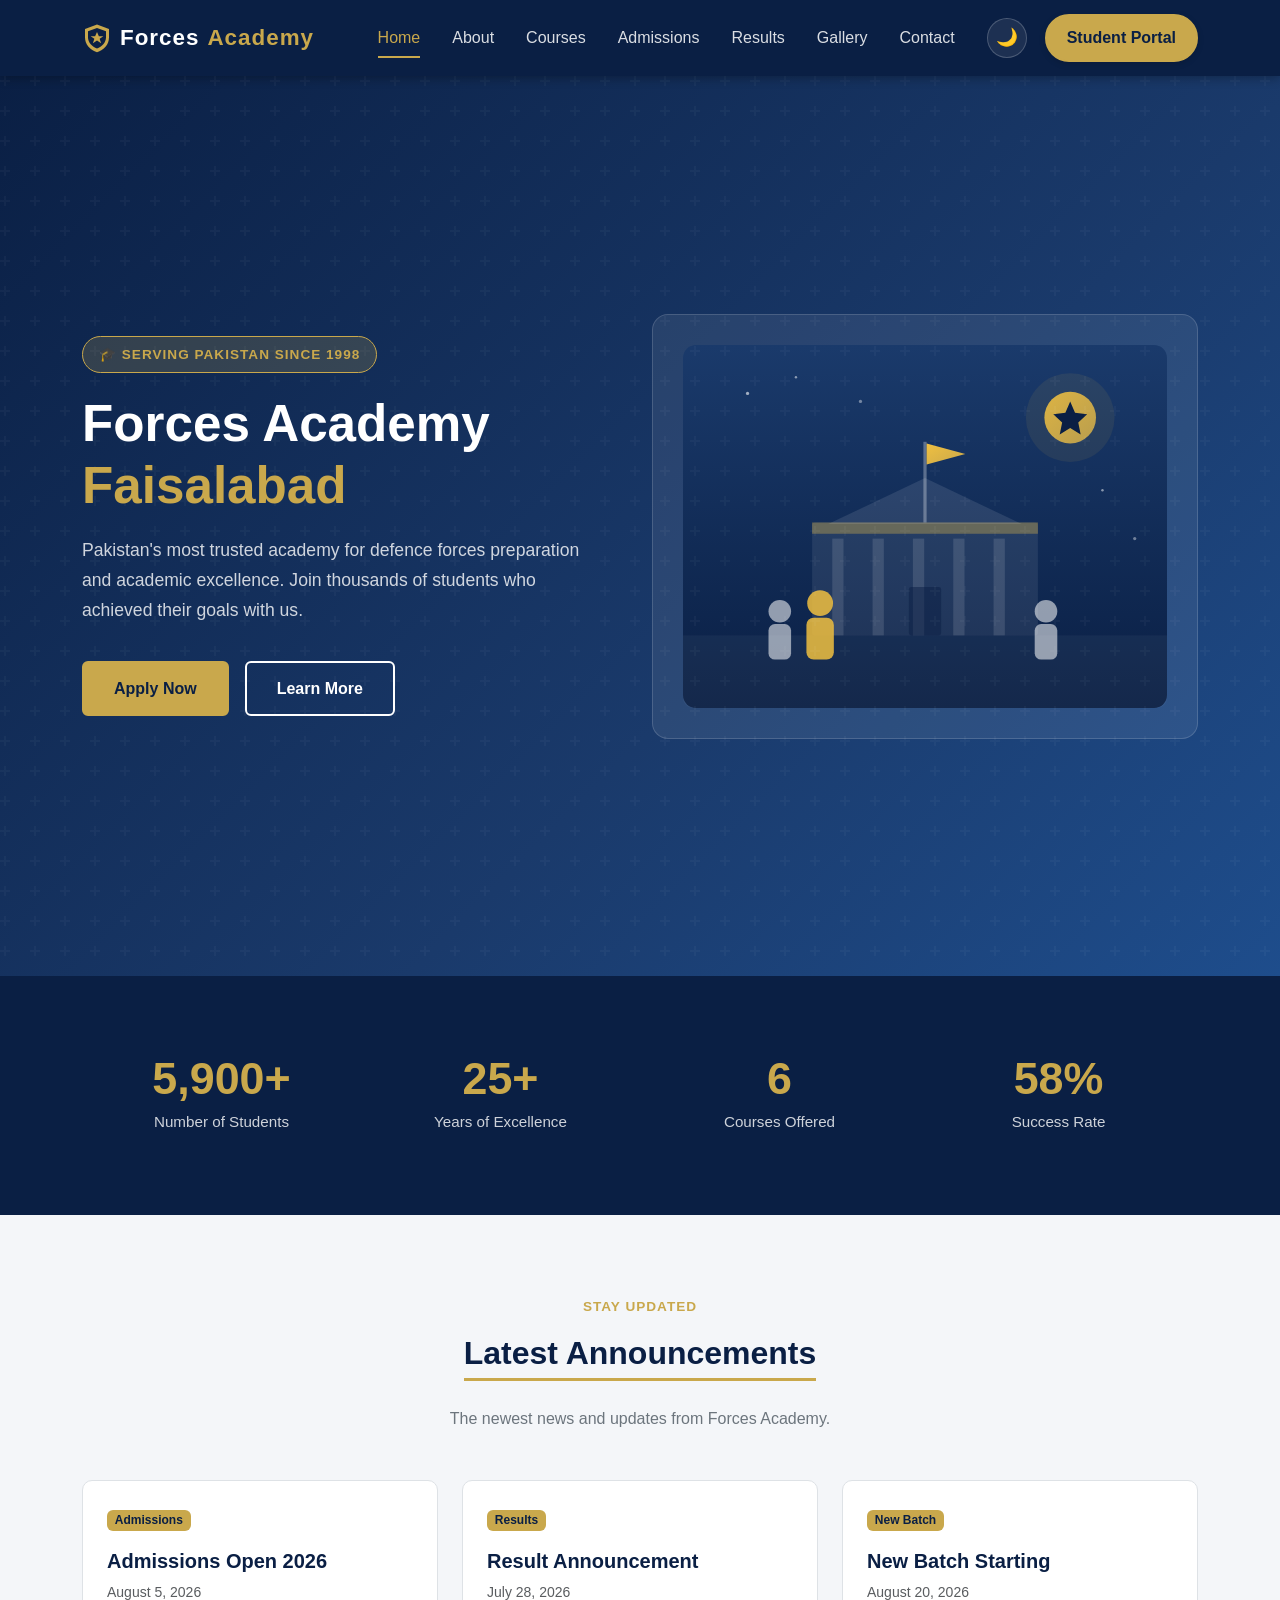
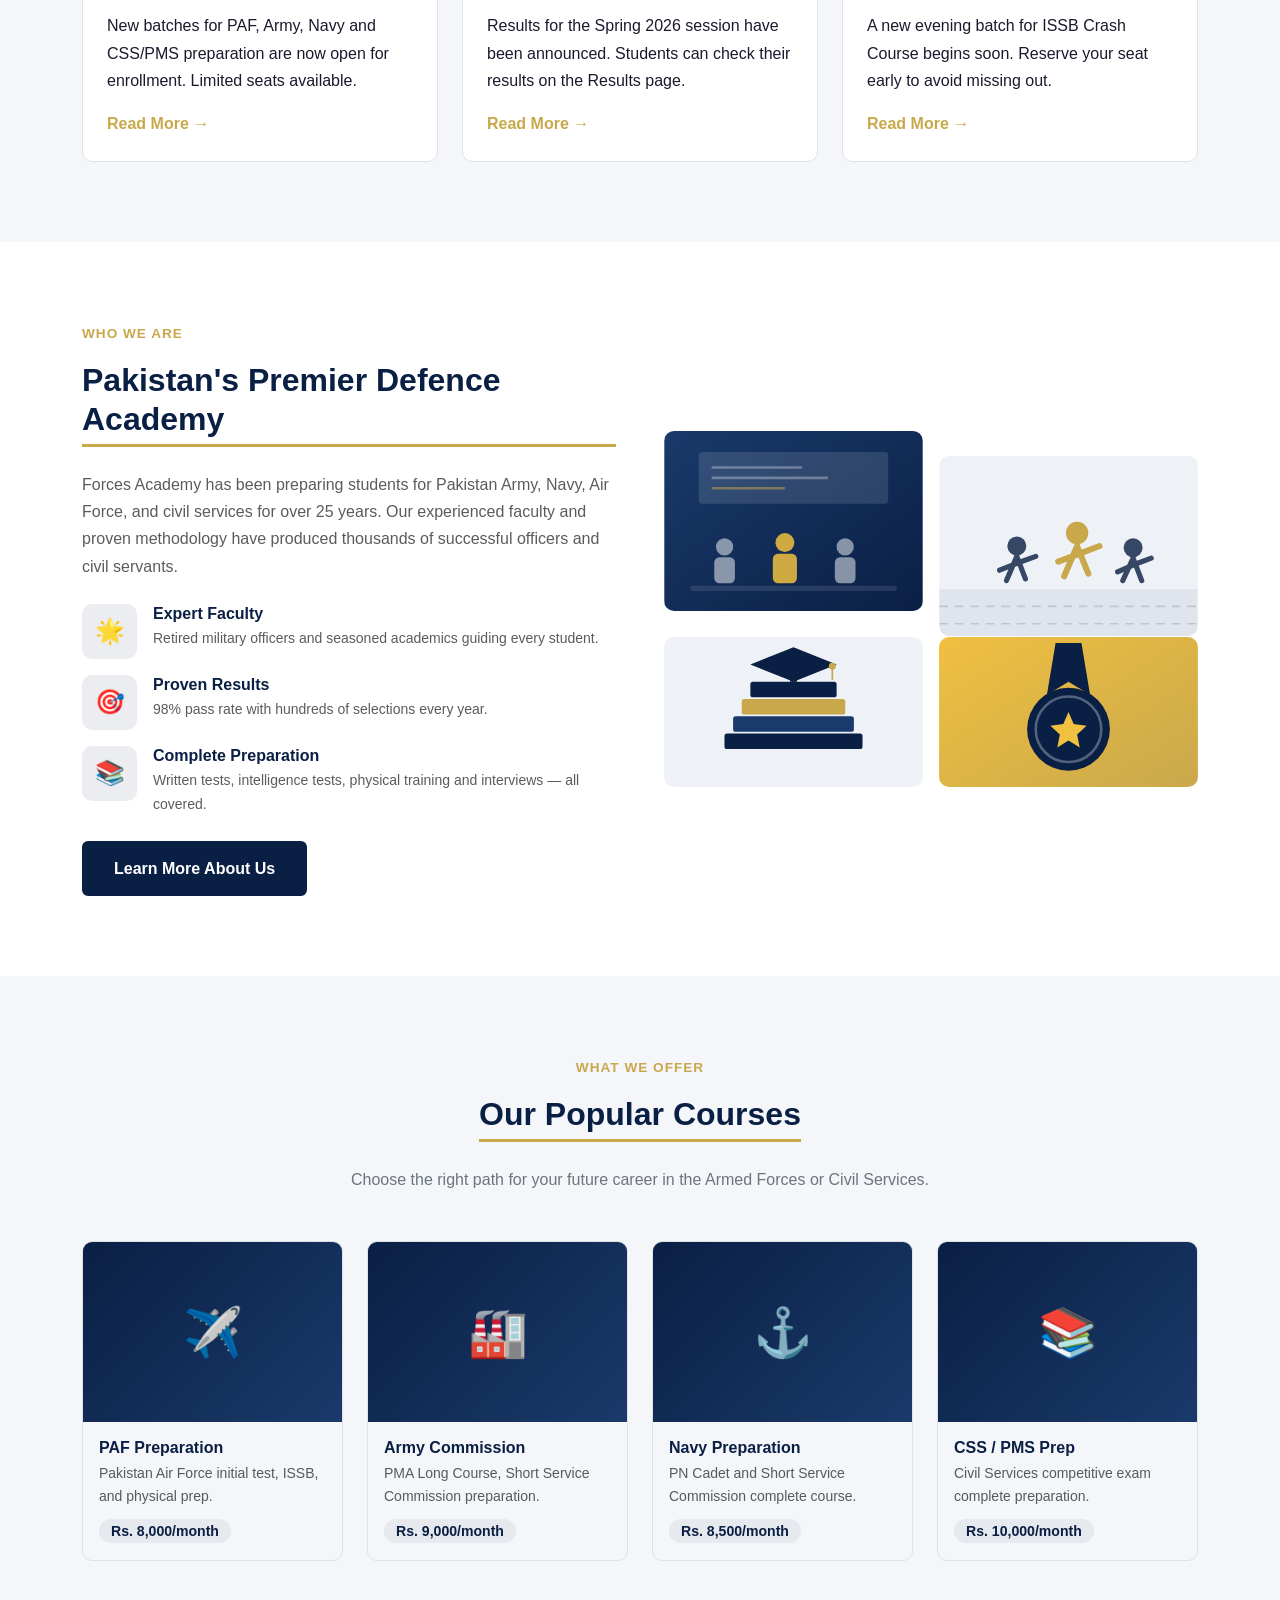
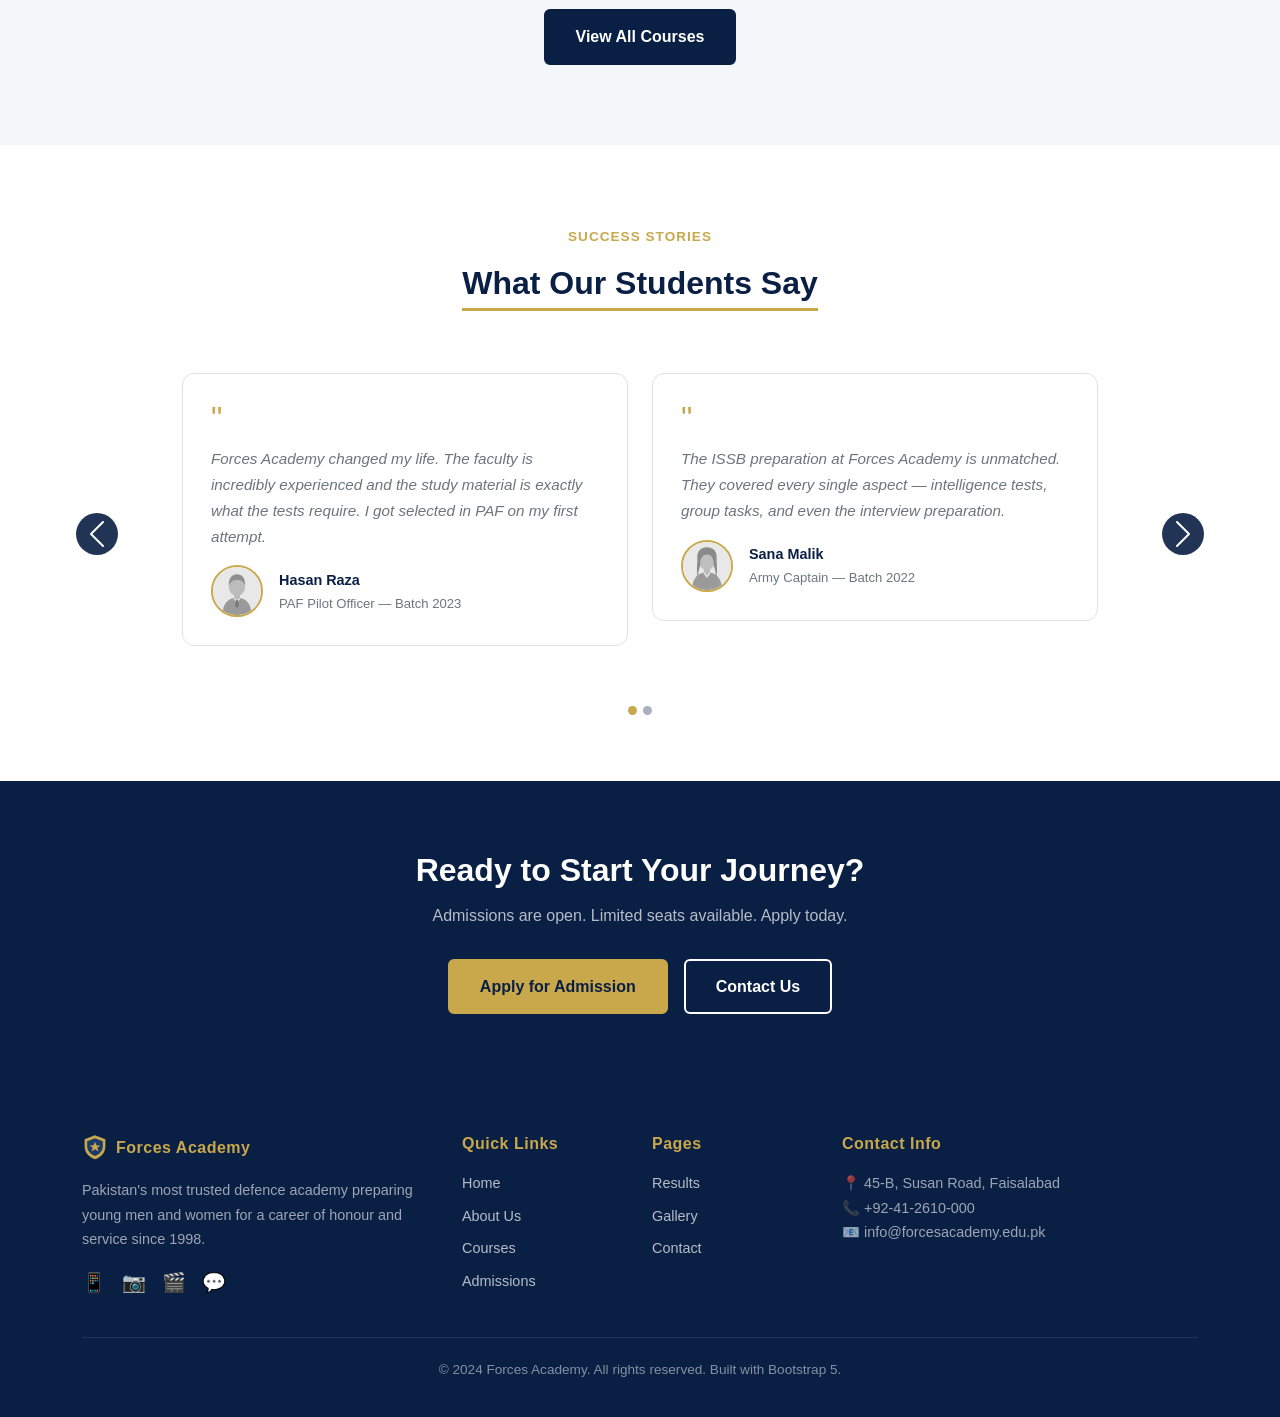
<file: index.html>
<!DOCTYPE html>
<html lang="en">
<head>
  <meta charset="UTF-8" />
  <meta name="viewport" content="width=device-width, initial-scale=1.0" />
  <title>Forces Academy - Excellence in Education</title>

  <!-- SEO meta tags -->
  <meta name="description" content="Forces Academy Faisalabad prepares students for Pakistan Army, Navy, Air Force and CSS/PMS exams, with 25+ years of experience and a 98% success rate." />
  <meta name="keywords" content="Forces Academy Faisalabad, Pakistan Army preparation, Air Force PAF, Navy preparation, CSS PMS exam, ISSB preparation, defence academy Faisalabad" />
  <meta property="og:title" content="Forces Academy - Excellence in Education" />
  <meta property="og:description" content="Forces Academy Faisalabad prepares students for Pakistan Army, Navy, Air Force and CSS/PMS exams, with 25+ years of experience and a 98% success rate." />
  <meta property="og:type" content="website" />

  <!-- Favicon -->
  <link rel="icon" type="image/svg+xml" href="favicon.svg" />

  <link rel="stylesheet" href="https://cdn.jsdelivr.net/npm/bootstrap@5.3.0/dist/css/bootstrap.min.css" />
  <link rel="stylesheet" href="css/style.css" />
</head>
<body>
  <!-- Apply saved theme immediately to avoid a flash of light content (Week 6) -->
  <script>
    if (localStorage.getItem('forcesAcademyTheme') === 'dark') {
      document.body.classList.add('dark-mode');
    }
  </script>

  <!-- ===== NAVBAR ===== -->
  <nav class="navbar navbar-expand-lg navbar-dark sticky-top">
    <div class="container">
      <a class="navbar-brand d-flex align-items-center gap-2" href="index.html">
        <svg width="30" height="30" viewBox="0 0 40 40" xmlns="http://www.w3.org/2000/svg" aria-hidden="true" focusable="false">
          <path d="M20 2 L36 8 V19 C36 29 29 36 20 39 C11 36 4 29 4 19 V8 Z" fill="#c9a84c"/>
          <path d="M20 6.5 L32 11 V19 C32 26.5 26.5 31.5 20 34 C13.5 31.5 8 26.5 8 19 V11 Z" fill="#0a1f44"/>
          <path d="M20 12 L22.5 17.5 H28.5 L23.5 21 L25.5 27 L20 23.3 L14.5 27 L16.5 21 L11.5 17.5 H17.5 Z" fill="#c9a84c"/>
        </svg>
        Forces <span>Academy</span></a>
      <button class="navbar-toggler" type="button" data-bs-toggle="collapse" data-bs-target="#navbarMain"
        aria-controls="navbarMain" aria-expanded="false" aria-label="Toggle navigation">
        <span class="navbar-toggler-icon"></span>
      </button>
      <div class="collapse navbar-collapse" id="navbarMain">
        <ul class="navbar-nav ms-auto align-items-lg-center gap-lg-1">
          <li class="nav-item"><a class="nav-link active" href="index.html">Home</a></li>
          <li class="nav-item"><a class="nav-link" href="about.html">About</a></li>
          <li class="nav-item"><a class="nav-link" href="courses.html">Courses</a></li>
          <li class="nav-item"><a class="nav-link" href="admissions.html">Admissions</a></li>
          <li class="nav-item"><a class="nav-link" href="results.html">Results</a></li>
          <li class="nav-item"><a class="nav-link" href="gallery.html">Gallery</a></li>
          <li class="nav-item"><a class="nav-link" href="contact.html">Contact</a></li>
          <li class="nav-item ms-lg-2 d-flex align-items-center">
            <button id="darkModeToggle" class="dark-mode-toggle" type="button" aria-label="Toggle dark mode" title="Toggle dark mode">
              <span class="dm-icon-moon" aria-hidden="true">&#127769;</span>
              <span class="dm-icon-sun" aria-hidden="true">&#9728;&#65039;</span>
            </button>
          </li>
          <li class="nav-item ms-lg-2">
            <a class="btn-portal" href="https://forces-academy-lms.infinityfree.io/" target="_blank">Student Portal</a>
          </li>
        </ul>
      </div>
    </div>
  </nav>

  <!-- ===== HERO SECTION ===== -->
  <section class="hero-section">
    <div class="container">
      <div class="row align-items-center">
        <div class="col-lg-6 hero-content">
          <span class="hero-badge">&#127891; Serving Pakistan Since 1998</span>
          <h1 class="hero-title">
            Forces Academy <span>Faisalabad</span>
          </h1>
          <p class="hero-text">
            Pakistan's most trusted academy for defence forces preparation and academic excellence.
            Join thousands of students who achieved their goals with us.
          </p>
          <div class="d-flex flex-wrap gap-3">
            <a href="admissions.html" class="btn-gold">Apply Now</a>
            <a href="about.html" class="btn-outline-custom">Learn More</a>
          </div>
        </div>
        <div class="col-lg-6 mt-5 mt-lg-0">
          <div class="hero-img-box">
            <img src="images/hero-illustration.svg" alt="Forces Academy campus illustration" class="w-100" style="border-radius:10px;" />
          </div>
        </div>
      </div>
    </div>
  </section>

  <!-- ===== STATS COUNTER ===== -->
  <section class="stats-section">
    <div class="container">
      <div class="row g-0">
        <div class="col-6 col-md-3">
          <div class="stat-item">
            <span class="stat-number counter-num" data-target="12500" data-suffix="+">0</span>
            <span class="stat-label">Number of Students</span>
          </div>
        </div>
        <div class="col-6 col-md-3">
          <div class="stat-item">
            <span class="stat-number counter-num" data-target="25" data-suffix="+">0</span>
            <span class="stat-label">Years of Excellence</span>
          </div>
        </div>
        <div class="col-6 col-md-3">
          <div class="stat-item">
            <span class="stat-number counter-num" data-target="6">0</span>
            <span class="stat-label">Courses Offered</span>
          </div>
        </div>
        <div class="col-6 col-md-3">
          <div class="stat-item">
            <span class="stat-number counter-num" data-target="98" data-suffix="%">0</span>
            <span class="stat-label">Success Rate</span>
          </div>
        </div>
      </div>
    </div>
  </section>

  <!-- ===== LATEST ANNOUNCEMENTS (Week 7) ===== -->
  <section class="section-padding bg-light-gray">
    <div class="container">
      <div class="text-center mb-5">
        <p class="text-uppercase fw-bold" style="color:var(--gold); letter-spacing:1px; font-size:0.85rem;">Stay Updated</p>
        <h2 class="section-title gold-underline">Latest Announcements</h2>
        <p class="section-subtitle mt-3">The newest news and updates from Forces Academy.</p>
      </div>
      <div class="row g-4">
        <div class="col-md-4">
          <div class="card-custom h-100">
            <div class="card-body p-4">
              <span class="badge" style="background:var(--gold); color:var(--navy);">Admissions</span>
              <h5 class="mt-3">Admissions Open 2026</h5>
              <p class="text-muted small mb-2">August 5, 2026</p>
              <p>New batches for PAF, Army, Navy and CSS/PMS preparation are now open for enrollment. Limited seats available.</p>
              <a href="admissions.html" class="fw-semibold" style="color:var(--gold);">Read More &rarr;</a>
            </div>
          </div>
        </div>
        <div class="col-md-4">
          <div class="card-custom h-100">
            <div class="card-body p-4">
              <span class="badge" style="background:var(--gold); color:var(--navy);">Results</span>
              <h5 class="mt-3">Result Announcement</h5>
              <p class="text-muted small mb-2">July 28, 2026</p>
              <p>Results for the Spring 2026 session have been announced. Students can check their results on the Results page.</p>
              <a href="results.html" class="fw-semibold" style="color:var(--gold);">Read More &rarr;</a>
            </div>
          </div>
        </div>
        <div class="col-md-4">
          <div class="card-custom h-100">
            <div class="card-body p-4">
              <span class="badge" style="background:var(--gold); color:var(--navy);">New Batch</span>
              <h5 class="mt-3">New Batch Starting</h5>
              <p class="text-muted small mb-2">August 20, 2026</p>
              <p>A new evening batch for ISSB Crash Course begins soon. Reserve your seat early to avoid missing out.</p>
              <a href="courses.html" class="fw-semibold" style="color:var(--gold);">Read More &rarr;</a>
            </div>
          </div>
        </div>
      </div>
    </div>
  </section>

  <!-- ===== ABOUT SNIPPET ===== -->
  <section class="section-padding">
    <div class="container">
      <div class="row align-items-center g-5">
        <div class="col-lg-6">
          <p class="text-uppercase fw-bold" style="color:var(--gold); letter-spacing:1px; font-size:0.85rem;">Who We Are</p>
          <h2 class="section-title gold-underline">Pakistan's Premier Defence Academy</h2>
          <p class="text-muted mt-3 mb-4">
            Forces Academy has been preparing students for Pakistan Army, Navy, Air Force, and
            civil services for over 25 years. Our experienced faculty and proven methodology
            have produced thousands of successful officers and civil servants.
          </p>
          <div class="d-flex gap-3 mb-3">
            <div class="about-icon-box">&#127775;</div>
            <div>
              <h6 class="fw-bold mb-1">Expert Faculty</h6>
              <p class="text-muted small mb-0">Retired military officers and seasoned academics guiding every student.</p>
            </div>
          </div>
          <div class="d-flex gap-3 mb-3">
            <div class="about-icon-box">&#127919;</div>
            <div>
              <h6 class="fw-bold mb-1">Proven Results</h6>
              <p class="text-muted small mb-0">98% pass rate with hundreds of selections every year.</p>
            </div>
          </div>
          <div class="d-flex gap-3 mb-4">
            <div class="about-icon-box">&#128218;</div>
            <div>
              <h6 class="fw-bold mb-1">Complete Preparation</h6>
              <p class="text-muted small mb-0">Written tests, intelligence tests, physical training and interviews — all covered.</p>
            </div>
          </div>
          <a href="about.html" class="btn-primary-custom">Learn More About Us</a>
        </div>
        <div class="col-lg-6">
          <!-- Image collage -->
          <div class="row g-3">
            <div class="col-6">
              <img src="images/about-photo-1.svg" alt="Students in classroom session" class="w-100" style="height:180px; object-fit:cover; border-radius:10px;" />
            </div>
            <div class="col-6">
              <img src="images/about-photo-2.svg" alt="Students in physical training" class="w-100" style="height:180px; object-fit:cover; border-radius:10px; margin-top:25px;" />
            </div>
            <div class="col-6">
              <img src="images/about-photo-3.svg" alt="Study materials and books" class="w-100" style="height:150px; object-fit:cover; border-radius:10px; margin-top:-15px;" />
            </div>
            <div class="col-6">
              <img src="images/about-photo-4.svg" alt="Academy achievement medal" class="w-100" style="height:150px; object-fit:cover; border-radius:10px; margin-top:-15px;" />
            </div>
          </div>
        </div>
      </div>
    </div>
  </section>

  <!-- ===== COURSES PREVIEW ===== -->
  <section class="section-padding bg-light-gray">
    <div class="container">
      <div class="text-center mb-5">
        <p class="text-uppercase fw-bold" style="color:var(--gold); letter-spacing:1px; font-size:0.85rem;">What We Offer</p>
        <h2 class="section-title gold-underline">Our Popular Courses</h2>
        <p class="section-subtitle mt-3">Choose the right path for your future career in the Armed Forces or Civil Services.</p>
      </div>
      <div class="row g-4">
        <!-- Course 1 -->
        <div class="col-md-6 col-lg-3">
          <div class="course-preview-card">
            <div class="course-preview-img">&#9992;&#65039;</div>
            <div class="p-3">
              <h6 class="fw-bold mb-1">PAF Preparation</h6>
              <p class="text-muted small mb-2">Pakistan Air Force initial test, ISSB, and physical prep.</p>
              <span class="fee-badge">Rs. 8,000/month</span>
            </div>
          </div>
        </div>
        <!-- Course 2 -->
        <div class="col-md-6 col-lg-3">
          <div class="course-preview-card">
            <div class="course-preview-img">&#127981;</div>
            <div class="p-3">
              <h6 class="fw-bold mb-1">Army Commission</h6>
              <p class="text-muted small mb-2">PMA Long Course, Short Service Commission preparation.</p>
              <span class="fee-badge">Rs. 9,000/month</span>
            </div>
          </div>
        </div>
        <!-- Course 3 -->
        <div class="col-md-6 col-lg-3">
          <div class="course-preview-card">
            <div class="course-preview-img">&#9875;&#65039;</div>
            <div class="p-3">
              <h6 class="fw-bold mb-1">Navy Preparation</h6>
              <p class="text-muted small mb-2">PN Cadet and Short Service Commission complete course.</p>
              <span class="fee-badge">Rs. 8,500/month</span>
            </div>
          </div>
        </div>
        <!-- Course 4 -->
        <div class="col-md-6 col-lg-3">
          <div class="course-preview-card">
            <div class="course-preview-img">&#128218;</div>
            <div class="p-3">
              <h6 class="fw-bold mb-1">CSS / PMS Prep</h6>
              <p class="text-muted small mb-2">Civil Services competitive exam complete preparation.</p>
              <span class="fee-badge">Rs. 10,000/month</span>
            </div>
          </div>
        </div>
      </div>
      <div class="text-center mt-5">
        <a href="courses.html" class="btn-primary-custom">View All Courses</a>
      </div>
    </div>
  </section>

  <!-- ===== TESTIMONIALS ===== -->
  <section class="section-padding">
    <div class="container">
      <div class="text-center mb-5">
        <p class="text-uppercase fw-bold" style="color:var(--gold); letter-spacing:1px; font-size:0.85rem;">Success Stories</p>
        <h2 class="section-title gold-underline">What Our Students Say</h2>
      </div>
      <div id="testimonialCarousel" class="carousel slide testimonial-carousel" data-bs-ride="carousel" data-bs-interval="4000">

        <!-- Indicators -->
        <div class="carousel-indicators">
          <button type="button" data-bs-target="#testimonialCarousel" data-bs-slide-to="0" class="active" aria-current="true" aria-label="Slide 1"></button>
          <button type="button" data-bs-target="#testimonialCarousel" data-bs-slide-to="1" aria-label="Slide 2"></button>
        </div>

        <div class="carousel-inner">

          <!-- Slide 1: testimonials 1-2 -->
          <div class="carousel-item active">
            <div class="row g-4 justify-content-center">
              <div class="col-md-6 col-lg-5">
                <div class="testimonial-card">
                  <div class="testimonial-quote">"</div>
                  <p class="testimonial-text">
                    Forces Academy changed my life. The faculty is incredibly experienced and
                    the study material is exactly what the tests require. I got selected in PAF on my first attempt.
                  </p>
                  <div class="d-flex align-items-center gap-3">
                    <img src="images/avatars/avatar-male-1.svg" alt="Hasan Raza" class="testimonial-avatar">
                    <div>
                      <div class="testimonial-author">Hasan Raza</div>
                      <div class="testimonial-role">PAF Pilot Officer — Batch 2023</div>
                    </div>
                  </div>
                </div>
              </div>
              <div class="col-md-6 col-lg-5">
                <div class="testimonial-card">
                  <div class="testimonial-quote">"</div>
                  <p class="testimonial-text">
                    The ISSB preparation at Forces Academy is unmatched. They covered every single
                    aspect — intelligence tests, group tasks, and even the interview preparation.
                  </p>
                  <div class="d-flex align-items-center gap-3">
                    <img src="images/avatars/avatar-female-1.svg" alt="Sana Malik" class="testimonial-avatar">
                    <div>
                      <div class="testimonial-author">Sana Malik</div>
                      <div class="testimonial-role">Army Captain — Batch 2022</div>
                    </div>
                  </div>
                </div>
              </div>
            </div>
          </div>

          <!-- Slide 2: testimonials 3-4 -->
          <div class="carousel-item">
            <div class="row g-4 justify-content-center">
              <div class="col-md-6 col-lg-5">
                <div class="testimonial-card">
                  <div class="testimonial-quote">"</div>
                  <p class="testimonial-text">
                    I tried two other academies before joining Forces Academy. The difference in
                    quality and commitment here is huge. Highly recommend to every aspirant.
                  </p>
                  <div class="d-flex align-items-center gap-3">
                    <img src="images/avatars/avatar-male-2.svg" alt="Ali Nawaz" class="testimonial-avatar">
                    <div>
                      <div class="testimonial-author">Ali Nawaz</div>
                      <div class="testimonial-role">CSS Officer — Batch 2023</div>
                    </div>
                  </div>
                </div>
              </div>
              <div class="col-md-6 col-lg-5">
                <div class="testimonial-card">
                  <div class="testimonial-quote">"</div>
                  <p class="testimonial-text">
                    Small batch sizes meant every student got personal attention. My weak
                    areas in intelligence tests were fixed within weeks thanks to the mock sessions.
                  </p>
                  <div class="d-flex align-items-center gap-3">
                    <img src="images/avatars/avatar-female-2.svg" alt="Fatima Zahra" class="testimonial-avatar">
                    <div>
                      <div class="testimonial-author">Fatima Zahra</div>
                      <div class="testimonial-role">Navy Cadet — Batch 2024</div>
                    </div>
                  </div>
                </div>
              </div>
            </div>
          </div>

        </div>

        <!-- Manual controls -->
        <button class="carousel-control-prev" type="button" data-bs-target="#testimonialCarousel" data-bs-slide="prev">
          <span class="carousel-control-prev-icon" aria-hidden="true"></span>
          <span class="visually-hidden">Previous</span>
        </button>
        <button class="carousel-control-next" type="button" data-bs-target="#testimonialCarousel" data-bs-slide="next">
          <span class="carousel-control-next-icon" aria-hidden="true"></span>
          <span class="visually-hidden">Next</span>
        </button>
      </div>
    </div>
  </section>

  <!-- ===== CTA SECTION ===== -->
  <section style="background:var(--navy); padding:70px 0;">
    <div class="container text-center">
      <h2 style="color:var(--white); font-size:2rem; margin-bottom:12px;">Ready to Start Your Journey?</h2>
      <p style="color:rgba(255,255,255,0.7); margin-bottom:30px; font-size:1rem;">
        Admissions are open. Limited seats available. Apply today.
      </p>
      <div class="d-flex justify-content-center gap-3 flex-wrap">
        <a href="admissions.html" class="btn-gold">Apply for Admission</a>
        <a href="contact.html" class="btn-outline-custom">Contact Us</a>
      </div>
    </div>
  </section>

  <!-- ===== FOOTER ===== -->
  <footer>
    <div class="container">
      <div class="row g-4">
        <div class="col-lg-4">
          <h5 class="d-flex align-items-center gap-2">
            <svg width="26" height="26" viewBox="0 0 40 40" xmlns="http://www.w3.org/2000/svg" aria-hidden="true" focusable="false">
              <path d="M20 2 L36 8 V19 C36 29 29 36 20 39 C11 36 4 29 4 19 V8 Z" fill="#c9a84c"/>
              <path d="M20 6.5 L32 11 V19 C32 26.5 26.5 31.5 20 34 C13.5 31.5 8 26.5 8 19 V11 Z" fill="#1a3a6b"/>
              <path d="M20 12 L22.5 17.5 H28.5 L23.5 21 L25.5 27 L20 23.3 L14.5 27 L16.5 21 L11.5 17.5 H17.5 Z" fill="#c9a84c"/>
            </svg>
            Forces Academy</h5>
          <p style="font-size:0.9rem; color:rgba(255,255,255,0.6); margin-bottom:15px;">
            Pakistan's most trusted defence academy preparing young men and women
            for a career of honour and service since 1998.
          </p>
          <div class="d-flex gap-3">
            <a href="#" style="color:var(--gold); font-size:1.2rem;" aria-label="Facebook">&#128241;</a>
            <a href="#" style="color:var(--gold); font-size:1.2rem;" aria-label="Instagram">&#128247;</a>
            <a href="#" style="color:var(--gold); font-size:1.2rem;" aria-label="YouTube">&#127916;</a>
            <a href="#" style="color:var(--gold); font-size:1.2rem;" aria-label="WhatsApp">&#128172;</a>
          </div>
        </div>
        <div class="col-6 col-lg-2">
          <h5>Quick Links</h5>
          <a href="index.html">Home</a>
          <a href="about.html">About Us</a>
          <a href="courses.html">Courses</a>
          <a href="admissions.html">Admissions</a>
        </div>
        <div class="col-6 col-lg-2">
          <h5>Pages</h5>
          <a href="results.html">Results</a>
          <a href="gallery.html">Gallery</a>
          <a href="contact.html">Contact</a>
        </div>
        <div class="col-lg-4">
          <h5>Contact Info</h5>
          <p style="font-size:0.9rem; color:rgba(255,255,255,0.6);">
            &#128205; 45-B, Susan Road, Faisalabad<br>
            &#128222; +92-41-2610-000<br>
            &#128231; info@forcesacademy.edu.pk
          </p>
        </div>
      </div>
      <div class="footer-bottom">
        <p>&copy; 2024 Forces Academy. All rights reserved. Built with Bootstrap 5.</p>
      </div>
    </div>
  </footer>

  <!-- ===== BACK TO TOP BUTTON ===== -->
  <button id="backToTopBtn" class="back-to-top" aria-label="Back to top" title="Back to top">&#8593;</button>

  <script src="https://cdn.jsdelivr.net/npm/bootstrap@5.3.0/dist/js/bootstrap.bundle.min.js"></script>
  <script src="js/main.js"></script>
</body>
</html>
</file>
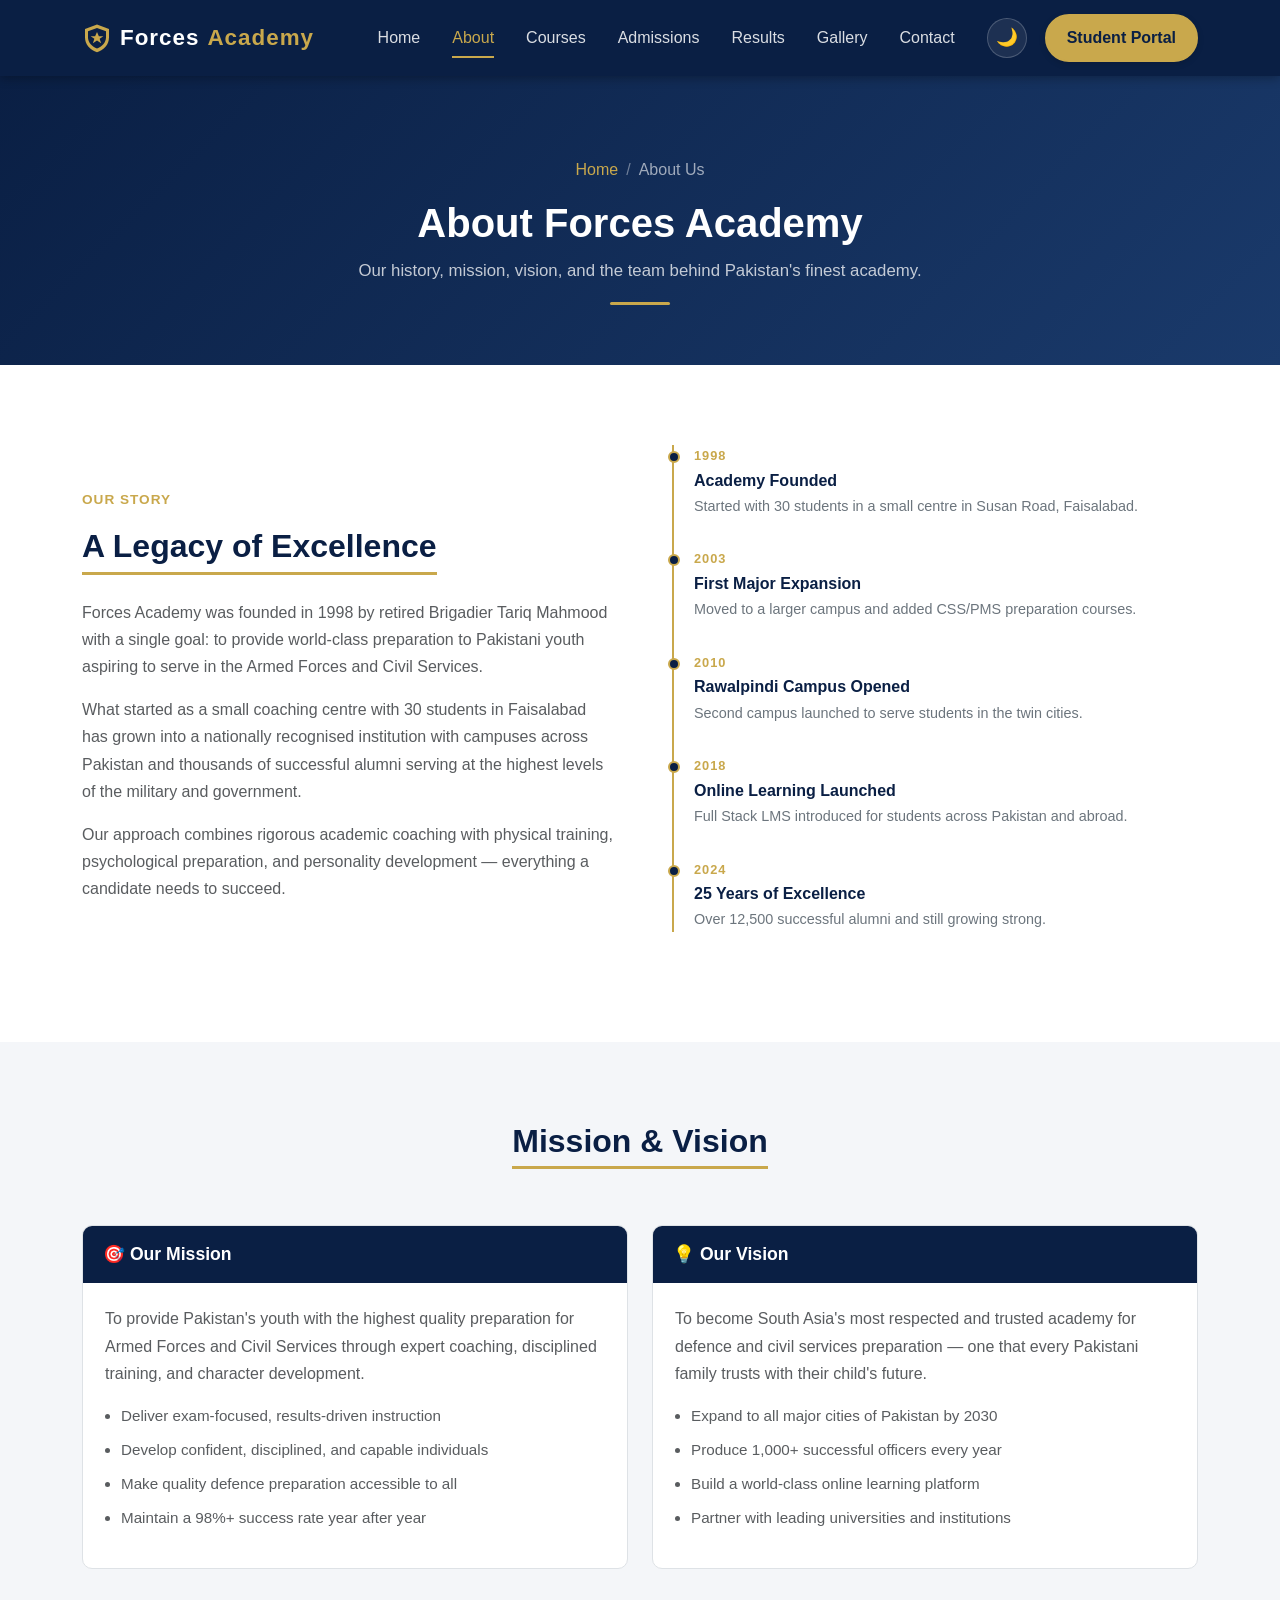
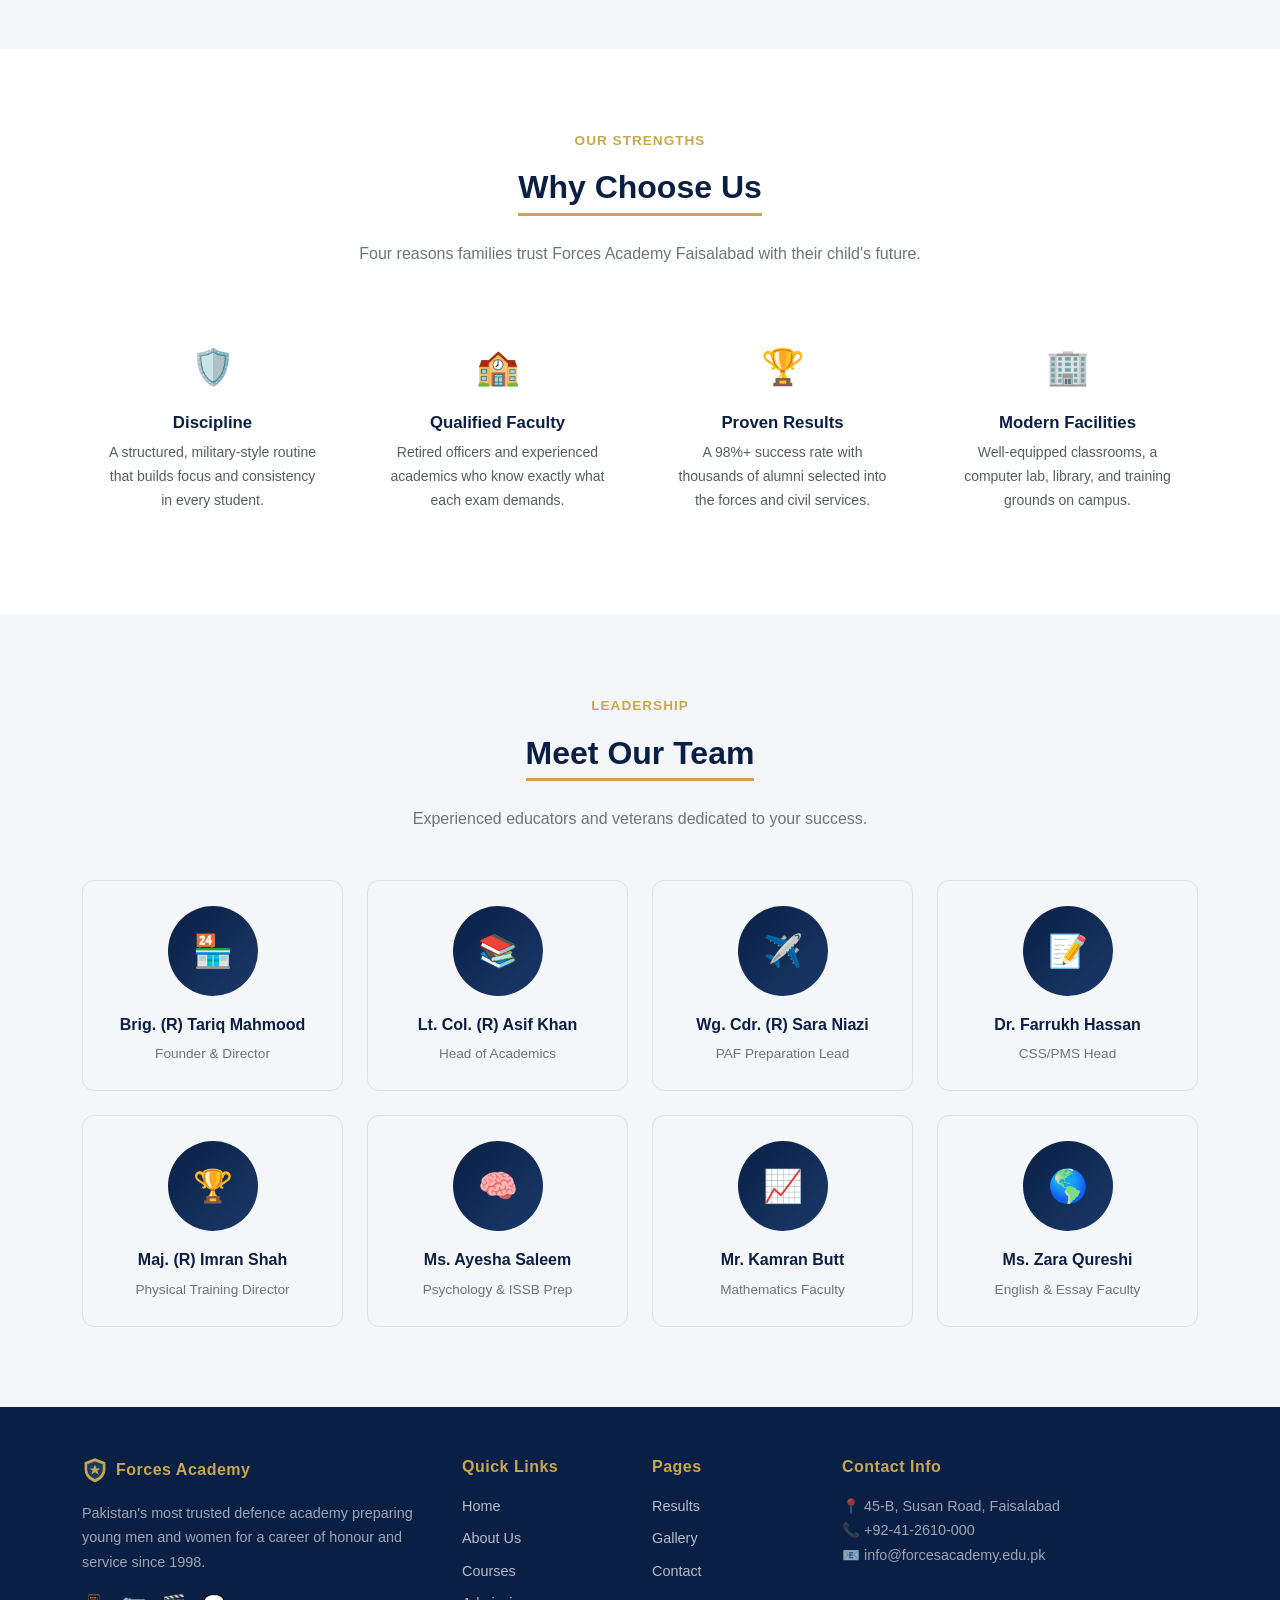
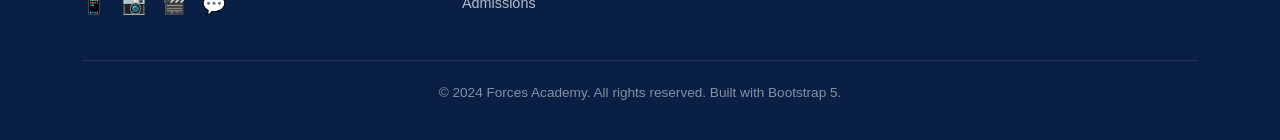
<file: about.html>
<!DOCTYPE html>
<html lang="en">
<head>
  <meta charset="UTF-8" />
  <meta name="viewport" content="width=device-width, initial-scale=1.0" />
  <title>About Us - Forces Academy</title>

  <!-- SEO meta tags -->
  <meta name="description" content="Learn about Forces Academy Faisalabad's 25-year history, expert faculty, and proven methods preparing students for Pakistan's armed forces and civil service." />
  <meta name="keywords" content="About Forces Academy, Forces Academy Faisalabad history, defence academy faculty, Pakistan armed forces training" />
  <meta property="og:title" content="About Us - Forces Academy" />
  <meta property="og:description" content="Learn about Forces Academy Faisalabad's 25-year history, expert faculty, and proven methods preparing students for Pakistan's armed forces and civil service." />
  <meta property="og:type" content="website" />

  <!-- Favicon -->
  <link rel="icon" type="image/svg+xml" href="favicon.svg" />

  <link rel="stylesheet" href="https://cdn.jsdelivr.net/npm/bootstrap@5.3.0/dist/css/bootstrap.min.css" />
  <link rel="stylesheet" href="css/style.css" />
</head>
<body>
  <!-- Apply saved theme immediately to avoid a flash of light content (Week 6) -->
  <script>
    if (localStorage.getItem('forcesAcademyTheme') === 'dark') {
      document.body.classList.add('dark-mode');
    }
  </script>

  <!-- ===== NAVBAR ===== -->
  <nav class="navbar navbar-expand-lg navbar-dark sticky-top">
    <div class="container">
      <a class="navbar-brand d-flex align-items-center gap-2" href="index.html">
        <svg width="30" height="30" viewBox="0 0 40 40" xmlns="http://www.w3.org/2000/svg" aria-hidden="true" focusable="false">
          <path d="M20 2 L36 8 V19 C36 29 29 36 20 39 C11 36 4 29 4 19 V8 Z" fill="#c9a84c"/>
          <path d="M20 6.5 L32 11 V19 C32 26.5 26.5 31.5 20 34 C13.5 31.5 8 26.5 8 19 V11 Z" fill="#0a1f44"/>
          <path d="M20 12 L22.5 17.5 H28.5 L23.5 21 L25.5 27 L20 23.3 L14.5 27 L16.5 21 L11.5 17.5 H17.5 Z" fill="#c9a84c"/>
        </svg>
        Forces <span>Academy</span></a>
      <button class="navbar-toggler" type="button" data-bs-toggle="collapse" data-bs-target="#navbarMain"
        aria-controls="navbarMain" aria-expanded="false" aria-label="Toggle navigation">
        <span class="navbar-toggler-icon"></span>
      </button>
      <div class="collapse navbar-collapse" id="navbarMain">
        <ul class="navbar-nav ms-auto align-items-lg-center gap-lg-1">
          <li class="nav-item"><a class="nav-link" href="index.html">Home</a></li>
          <li class="nav-item"><a class="nav-link active" href="about.html">About</a></li>
          <li class="nav-item"><a class="nav-link" href="courses.html">Courses</a></li>
          <li class="nav-item"><a class="nav-link" href="admissions.html">Admissions</a></li>
          <li class="nav-item"><a class="nav-link" href="results.html">Results</a></li>
          <li class="nav-item"><a class="nav-link" href="gallery.html">Gallery</a></li>
          <li class="nav-item"><a class="nav-link" href="contact.html">Contact</a></li>
          <li class="nav-item ms-lg-2 d-flex align-items-center">
            <button id="darkModeToggle" class="dark-mode-toggle" type="button" aria-label="Toggle dark mode" title="Toggle dark mode">
              <span class="dm-icon-moon" aria-hidden="true">&#127769;</span>
              <span class="dm-icon-sun" aria-hidden="true">&#9728;&#65039;</span>
            </button>
          </li>
          <li class="nav-item ms-lg-2">
            <a class="btn-portal" href="https://forces-academy-lms.infinityfree.io/" target="_blank">Student Portal</a>
          </li>
        </ul>
      </div>
    </div>
  </nav>

  <!-- ===== PAGE HERO ===== -->
  <section class="page-hero">
    <div class="container">
      <nav aria-label="breadcrumb">
        <ol class="breadcrumb justify-content-center mb-3">
          <li class="breadcrumb-item"><a href="index.html">Home</a></li>
          <li class="breadcrumb-item active">About Us</li>
        </ol>
      </nav>
      <h1>About Forces Academy</h1>
      <p>Our history, mission, vision, and the team behind Pakistan's finest academy.</p>
      <div class="gold-line"></div>
    </div>
  </section>

  <!-- ===== HISTORY SECTION ===== -->
  <section class="section-padding">
    <div class="container">
      <div class="row align-items-center g-5">
        <div class="col-lg-6">
          <p class="text-uppercase fw-bold" style="color:var(--gold); letter-spacing:1px; font-size:0.85rem;">Our Story</p>
          <h2 class="section-title gold-underline">A Legacy of Excellence</h2>
          <p class="text-muted mt-3">
            Forces Academy was founded in 1998 by retired Brigadier Tariq Mahmood with a single
            goal: to provide world-class preparation to Pakistani youth aspiring to serve in the
            Armed Forces and Civil Services.
          </p>
          <p class="text-muted">
            What started as a small coaching centre with 30 students in Faisalabad has grown into
            a nationally recognised institution with campuses across Pakistan and thousands of
            successful alumni serving at the highest levels of the military and government.
          </p>
          <p class="text-muted">
            Our approach combines rigorous academic coaching with physical training, psychological
            preparation, and personality development — everything a candidate needs to succeed.
          </p>
        </div>
        <div class="col-lg-6">
          <!-- Timeline -->
          <div class="timeline">
            <div class="timeline-item">
              <div class="timeline-year">1998</div>
              <div class="timeline-content">
                <h6>Academy Founded</h6>
                <p>Started with 30 students in a small centre in Susan Road, Faisalabad.</p>
              </div>
            </div>
            <div class="timeline-item">
              <div class="timeline-year">2003</div>
              <div class="timeline-content">
                <h6>First Major Expansion</h6>
                <p>Moved to a larger campus and added CSS/PMS preparation courses.</p>
              </div>
            </div>
            <div class="timeline-item">
              <div class="timeline-year">2010</div>
              <div class="timeline-content">
                <h6>Rawalpindi Campus Opened</h6>
                <p>Second campus launched to serve students in the twin cities.</p>
              </div>
            </div>
            <div class="timeline-item">
              <div class="timeline-year">2018</div>
              <div class="timeline-content">
                <h6>Online Learning Launched</h6>
                <p>Full Stack LMS introduced for students across Pakistan and abroad.</p>
              </div>
            </div>
            <div class="timeline-item">
              <div class="timeline-year">2024</div>
              <div class="timeline-content">
                <h6>25 Years of Excellence</h6>
                <p>Over 12,500 successful alumni and still growing strong.</p>
              </div>
            </div>
          </div>
        </div>
      </div>
    </div>
  </section>

  <!-- ===== MISSION & VISION ===== -->
  <section class="section-padding bg-light-gray">
    <div class="container">
      <div class="text-center mb-5">
        <h2 class="section-title gold-underline">Mission & Vision</h2>
      </div>
      <div class="row g-4">
        <div class="col-md-6">
          <div class="card-custom h-100">
            <div class="card-header-custom">
              <h5>&#127919; Our Mission</h5>
            </div>
            <div class="card-body">
              <p class="text-muted mb-3">
                To provide Pakistan's youth with the highest quality preparation for Armed Forces
                and Civil Services through expert coaching, disciplined training, and character development.
              </p>
              <ul class="text-muted ps-3" style="font-size:0.95rem;">
                <li class="mb-2">Deliver exam-focused, results-driven instruction</li>
                <li class="mb-2">Develop confident, disciplined, and capable individuals</li>
                <li class="mb-2">Make quality defence preparation accessible to all</li>
                <li class="mb-2">Maintain a 98%+ success rate year after year</li>
              </ul>
            </div>
          </div>
        </div>
        <div class="col-md-6">
          <div class="card-custom h-100">
            <div class="card-header-custom">
              <h5>&#128161; Our Vision</h5>
            </div>
            <div class="card-body">
              <p class="text-muted mb-3">
                To become South Asia's most respected and trusted academy for defence and
                civil services preparation — one that every Pakistani family trusts with
                their child's future.
              </p>
              <ul class="text-muted ps-3" style="font-size:0.95rem;">
                <li class="mb-2">Expand to all major cities of Pakistan by 2030</li>
                <li class="mb-2">Produce 1,000+ successful officers every year</li>
                <li class="mb-2">Build a world-class online learning platform</li>
                <li class="mb-2">Partner with leading universities and institutions</li>
              </ul>
            </div>
          </div>
        </div>
      </div>
    </div>
  </section>

  <!-- ===== WHY CHOOSE US ===== -->
  <section class="section-padding">
    <div class="container">
      <div class="text-center mb-5">
        <p class="text-uppercase fw-bold" style="color:var(--gold); letter-spacing:1px; font-size:0.85rem;">Our Strengths</p>
        <h2 class="section-title gold-underline">Why Choose Us</h2>
        <p class="section-subtitle mt-3">Four reasons families trust Forces Academy Faisalabad with their child's future.</p>
      </div>
      <div class="row g-4">
        <div class="col-6 col-lg-3">
          <div class="card h-100 text-center border-0 card-custom">
            <div class="card-body">
              <div class="mb-3" style="font-size:2.2rem;">&#128737;&#65039;</div>
              <h5 class="card-title" style="color:var(--navy); font-size:1.05rem;">Discipline</h5>
              <p class="card-text text-muted small mb-0">A structured, military-style routine that builds focus and consistency in every student.</p>
            </div>
          </div>
        </div>
        <div class="col-6 col-lg-3">
          <div class="card h-100 text-center border-0 card-custom">
            <div class="card-body">
              <div class="mb-3" style="font-size:2.2rem;">&#127979;</div>
              <h5 class="card-title" style="color:var(--navy); font-size:1.05rem;">Qualified Faculty</h5>
              <p class="card-text text-muted small mb-0">Retired officers and experienced academics who know exactly what each exam demands.</p>
            </div>
          </div>
        </div>
        <div class="col-6 col-lg-3">
          <div class="card h-100 text-center border-0 card-custom">
            <div class="card-body">
              <div class="mb-3" style="font-size:2.2rem;">&#127942;</div>
              <h5 class="card-title" style="color:var(--navy); font-size:1.05rem;">Proven Results</h5>
              <p class="card-text text-muted small mb-0">A 98%+ success rate with thousands of alumni selected into the forces and civil services.</p>
            </div>
          </div>
        </div>
        <div class="col-6 col-lg-3">
          <div class="card h-100 text-center border-0 card-custom">
            <div class="card-body">
              <div class="mb-3" style="font-size:2.2rem;">&#127970;</div>
              <h5 class="card-title" style="color:var(--navy); font-size:1.05rem;">Modern Facilities</h5>
              <p class="card-text text-muted small mb-0">Well-equipped classrooms, a computer lab, library, and training grounds on campus.</p>
            </div>
          </div>
        </div>
      </div>
    </div>
  </section>

  <!-- ===== LEADERSHIP TEAM ===== -->
  <section class="section-padding bg-light-gray">
    <div class="container">
      <div class="text-center mb-5">
        <p class="text-uppercase fw-bold" style="color:var(--gold); letter-spacing:1px; font-size:0.85rem;">Leadership</p>
        <h2 class="section-title gold-underline">Meet Our Team</h2>
        <p class="section-subtitle mt-3">Experienced educators and veterans dedicated to your success.</p>
      </div>
      <div class="row g-4">
        <div class="col-6 col-md-4 col-lg-3">
          <div class="team-card">
            <div class="team-avatar">&#127978;</div>
            <div class="team-name">Brig. (R) Tariq Mahmood</div>
            <div class="team-role">Founder & Director</div>
          </div>
        </div>
        <div class="col-6 col-md-4 col-lg-3">
          <div class="team-card">
            <div class="team-avatar">&#128218;</div>
            <div class="team-name">Lt. Col. (R) Asif Khan</div>
            <div class="team-role">Head of Academics</div>
          </div>
        </div>
        <div class="col-6 col-md-4 col-lg-3">
          <div class="team-card">
            <div class="team-avatar">&#9992;&#65039;</div>
            <div class="team-name">Wg. Cdr. (R) Sara Niazi</div>
            <div class="team-role">PAF Preparation Lead</div>
          </div>
        </div>
        <div class="col-6 col-md-4 col-lg-3">
          <div class="team-card">
            <div class="team-avatar">&#128221;</div>
            <div class="team-name">Dr. Farrukh Hassan</div>
            <div class="team-role">CSS/PMS Head</div>
          </div>
        </div>
        <div class="col-6 col-md-4 col-lg-3">
          <div class="team-card">
            <div class="team-avatar">&#127942;</div>
            <div class="team-name">Maj. (R) Imran Shah</div>
            <div class="team-role">Physical Training Director</div>
          </div>
        </div>
        <div class="col-6 col-md-4 col-lg-3">
          <div class="team-card">
            <div class="team-avatar">&#129504;</div>
            <div class="team-name">Ms. Ayesha Saleem</div>
            <div class="team-role">Psychology & ISSB Prep</div>
          </div>
        </div>
        <div class="col-6 col-md-4 col-lg-3">
          <div class="team-card">
            <div class="team-avatar">&#128200;</div>
            <div class="team-name">Mr. Kamran Butt</div>
            <div class="team-role">Mathematics Faculty</div>
          </div>
        </div>
        <div class="col-6 col-md-4 col-lg-3">
          <div class="team-card">
            <div class="team-avatar">&#127758;</div>
            <div class="team-name">Ms. Zara Qureshi</div>
            <div class="team-role">English & Essay Faculty</div>
          </div>
        </div>
      </div>
    </div>
  </section>

  <!-- ===== FOOTER ===== -->
  <footer>
    <div class="container">
      <div class="row g-4">
        <div class="col-lg-4">
          <h5 class="d-flex align-items-center gap-2">
            <svg width="26" height="26" viewBox="0 0 40 40" xmlns="http://www.w3.org/2000/svg" aria-hidden="true" focusable="false">
              <path d="M20 2 L36 8 V19 C36 29 29 36 20 39 C11 36 4 29 4 19 V8 Z" fill="#c9a84c"/>
              <path d="M20 6.5 L32 11 V19 C32 26.5 26.5 31.5 20 34 C13.5 31.5 8 26.5 8 19 V11 Z" fill="#1a3a6b"/>
              <path d="M20 12 L22.5 17.5 H28.5 L23.5 21 L25.5 27 L20 23.3 L14.5 27 L16.5 21 L11.5 17.5 H17.5 Z" fill="#c9a84c"/>
            </svg>
            Forces Academy</h5>
          <p style="font-size:0.9rem; color:rgba(255,255,255,0.6); margin-bottom:15px;">
            Pakistan's most trusted defence academy preparing young men and women
            for a career of honour and service since 1998.
          </p>
          <div class="d-flex gap-3">
            <a href="#" style="color:var(--gold); font-size:1.2rem;" aria-label="Facebook">&#128241;</a>
            <a href="#" style="color:var(--gold); font-size:1.2rem;" aria-label="Instagram">&#128247;</a>
            <a href="#" style="color:var(--gold); font-size:1.2rem;" aria-label="YouTube">&#127916;</a>
            <a href="#" style="color:var(--gold); font-size:1.2rem;" aria-label="WhatsApp">&#128172;</a>
          </div>
        </div>
        <div class="col-6 col-lg-2">
          <h5>Quick Links</h5>
          <a href="index.html">Home</a>
          <a href="about.html">About Us</a>
          <a href="courses.html">Courses</a>
          <a href="admissions.html">Admissions</a>
        </div>
        <div class="col-6 col-lg-2">
          <h5>Pages</h5>
          <a href="results.html">Results</a>
          <a href="gallery.html">Gallery</a>
          <a href="contact.html">Contact</a>
        </div>
        <div class="col-lg-4">
          <h5>Contact Info</h5>
          <p style="font-size:0.9rem; color:rgba(255,255,255,0.6);">
            &#128205; 45-B, Susan Road, Faisalabad<br>
            &#128222; +92-41-2610-000<br>
            &#128231; info@forcesacademy.edu.pk
          </p>
        </div>
      </div>
      <div class="footer-bottom">
        <p>&copy; 2024 Forces Academy. All rights reserved. Built with Bootstrap 5.</p>
      </div>
    </div>
  </footer>

  <!-- ===== BACK TO TOP BUTTON ===== -->
  <button id="backToTopBtn" class="back-to-top" aria-label="Back to top" title="Back to top">&#8593;</button>

  <script src="https://cdn.jsdelivr.net/npm/bootstrap@5.3.0/dist/js/bootstrap.bundle.min.js"></script>
  <script src="js/main.js"></script>
</body>
</html>
</file>
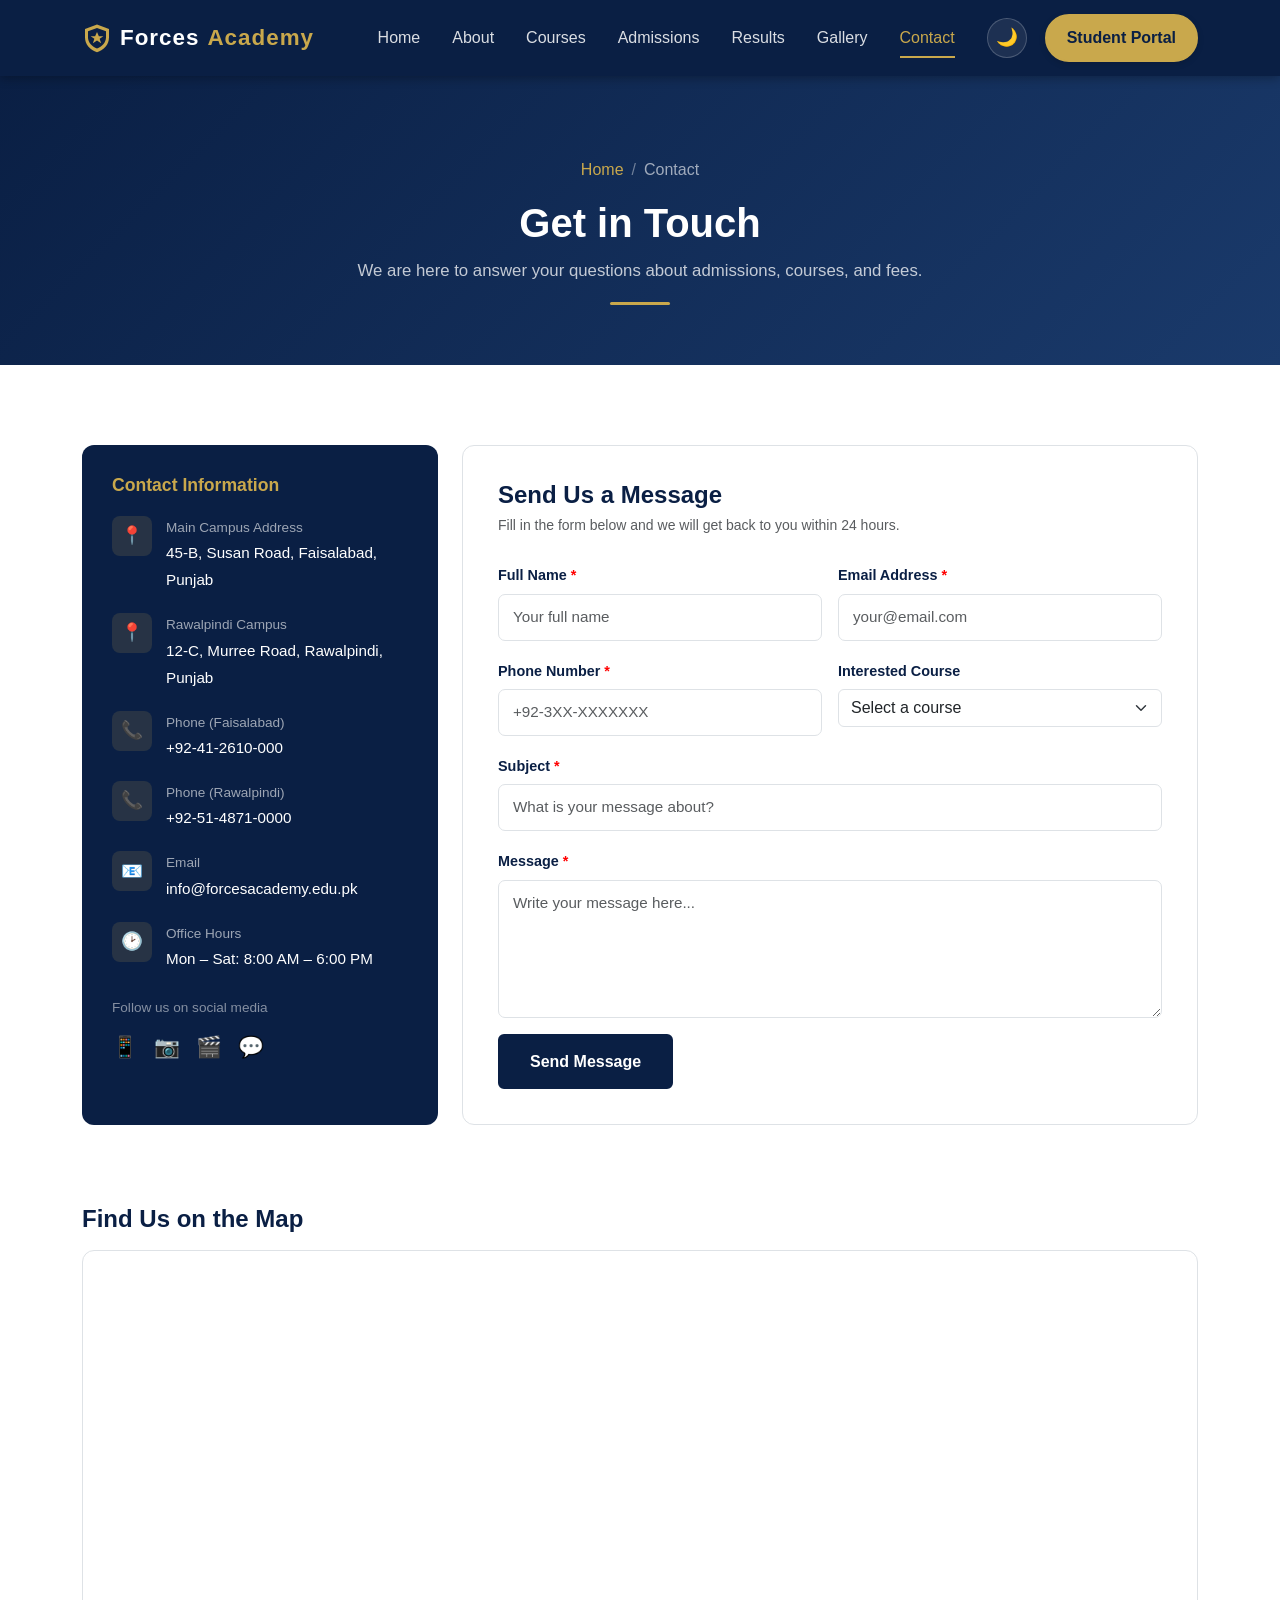
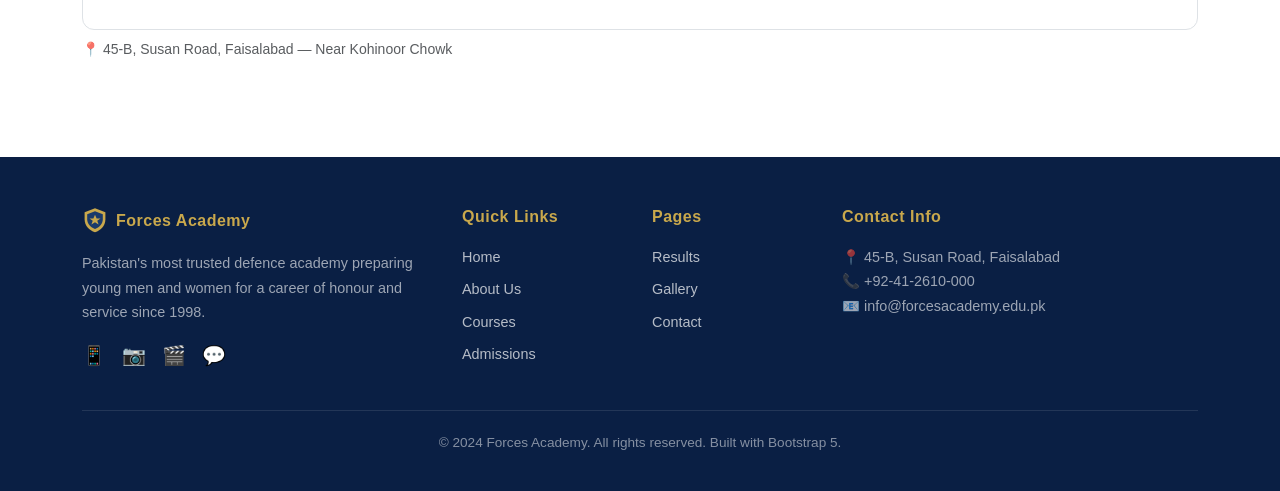
<file: contact.html>
<!DOCTYPE html>
<html lang="en">
<head>
  <meta charset="UTF-8" />
  <meta name="viewport" content="width=device-width, initial-scale=1.0" />
  <title>Contact - Forces Academy</title>

  <!-- SEO meta tags -->
  <meta name="description" content="Contact Forces Academy Faisalabad for admissions inquiries, course details, or campus visits. Find our address, phone number, and location map right here." />
  <meta name="keywords" content="Contact Forces Academy, Forces Academy Faisalabad address, academy phone number, academy location map" />
  <meta property="og:title" content="Contact - Forces Academy" />
  <meta property="og:description" content="Contact Forces Academy Faisalabad for admissions inquiries, course details, or campus visits. Find our address, phone number, and location map right here." />
  <meta property="og:type" content="website" />

  <!-- Favicon -->
  <link rel="icon" type="image/svg+xml" href="favicon.svg" />

  <link rel="stylesheet" href="https://cdn.jsdelivr.net/npm/bootstrap@5.3.0/dist/css/bootstrap.min.css" />
  <link rel="stylesheet" href="css/style.css" />
</head>
<body>
  <!-- Apply saved theme immediately to avoid a flash of light content (Week 6) -->
  <script>
    if (localStorage.getItem('forcesAcademyTheme') === 'dark') {
      document.body.classList.add('dark-mode');
    }
  </script>

  <!-- ===== NAVBAR ===== -->
  <nav class="navbar navbar-expand-lg navbar-dark sticky-top">
    <div class="container">
      <a class="navbar-brand d-flex align-items-center gap-2" href="index.html">
        <svg width="30" height="30" viewBox="0 0 40 40" xmlns="http://www.w3.org/2000/svg" aria-hidden="true" focusable="false">
          <path d="M20 2 L36 8 V19 C36 29 29 36 20 39 C11 36 4 29 4 19 V8 Z" fill="#c9a84c"/>
          <path d="M20 6.5 L32 11 V19 C32 26.5 26.5 31.5 20 34 C13.5 31.5 8 26.5 8 19 V11 Z" fill="#0a1f44"/>
          <path d="M20 12 L22.5 17.5 H28.5 L23.5 21 L25.5 27 L20 23.3 L14.5 27 L16.5 21 L11.5 17.5 H17.5 Z" fill="#c9a84c"/>
        </svg>
        Forces <span>Academy</span></a>
      <button class="navbar-toggler" type="button" data-bs-toggle="collapse" data-bs-target="#navbarMain"
        aria-controls="navbarMain" aria-expanded="false" aria-label="Toggle navigation">
        <span class="navbar-toggler-icon"></span>
      </button>
      <div class="collapse navbar-collapse" id="navbarMain">
        <ul class="navbar-nav ms-auto align-items-lg-center gap-lg-1">
          <li class="nav-item"><a class="nav-link" href="index.html">Home</a></li>
          <li class="nav-item"><a class="nav-link" href="about.html">About</a></li>
          <li class="nav-item"><a class="nav-link" href="courses.html">Courses</a></li>
          <li class="nav-item"><a class="nav-link" href="admissions.html">Admissions</a></li>
          <li class="nav-item"><a class="nav-link" href="results.html">Results</a></li>
          <li class="nav-item"><a class="nav-link" href="gallery.html">Gallery</a></li>
          <li class="nav-item"><a class="nav-link active" href="contact.html">Contact</a></li>
          <li class="nav-item ms-lg-2 d-flex align-items-center">
            <button id="darkModeToggle" class="dark-mode-toggle" type="button" aria-label="Toggle dark mode" title="Toggle dark mode">
              <span class="dm-icon-moon" aria-hidden="true">&#127769;</span>
              <span class="dm-icon-sun" aria-hidden="true">&#9728;&#65039;</span>
            </button>
          </li>
          <li class="nav-item ms-lg-2">
            <a class="btn-portal" href="https://forces-academy-lms.infinityfree.io/" target="_blank">Student Portal</a>
          </li>
        </ul>
      </div>
    </div>
  </nav>

  <!-- ===== PAGE HERO ===== -->
  <section class="page-hero">
    <div class="container">
      <nav aria-label="breadcrumb">
        <ol class="breadcrumb justify-content-center mb-3">
          <li class="breadcrumb-item"><a href="index.html">Home</a></li>
          <li class="breadcrumb-item active">Contact</li>
        </ol>
      </nav>
      <h1>Get in Touch</h1>
      <p>We are here to answer your questions about admissions, courses, and fees.</p>
      <div class="gold-line"></div>
    </div>
  </section>

  <!-- ===== CONTACT SECTION ===== -->
  <section class="section-padding">
    <div class="container">
      <div class="row g-4">

        <!-- Contact Info -->
        <div class="col-lg-4">
          <div class="contact-info-card">
            <h4>Contact Information</h4>

            <div class="contact-item">
              <div class="contact-item-icon">&#128205;</div>
              <div class="contact-item-text">
                <p>Main Campus Address</p>
                <span>45-B, Susan Road, Faisalabad, Punjab</span>
              </div>
            </div>

            <div class="contact-item">
              <div class="contact-item-icon">&#128205;</div>
              <div class="contact-item-text">
                <p>Rawalpindi Campus</p>
                <span>12-C, Murree Road, Rawalpindi, Punjab</span>
              </div>
            </div>

            <div class="contact-item">
              <div class="contact-item-icon">&#128222;</div>
              <div class="contact-item-text">
                <p>Phone (Faisalabad)</p>
                <span>+92-41-2610-000</span>
              </div>
            </div>

            <div class="contact-item">
              <div class="contact-item-icon">&#128222;</div>
              <div class="contact-item-text">
                <p>Phone (Rawalpindi)</p>
                <span>+92-51-4871-0000</span>
              </div>
            </div>

            <div class="contact-item">
              <div class="contact-item-icon">&#128231;</div>
              <div class="contact-item-text">
                <p>Email</p>
                <span>info@forcesacademy.edu.pk</span>
              </div>
            </div>

            <div class="contact-item">
              <div class="contact-item-icon">&#128337;</div>
              <div class="contact-item-text">
                <p>Office Hours</p>
                <span>Mon – Sat: 8:00 AM – 6:00 PM</span>
              </div>
            </div>

            <!-- Social Links -->
            <div class="mt-4">
              <p style="color:rgba(255,255,255,0.5); font-size:0.85rem; margin-bottom:10px;">Follow us on social media</p>
              <div class="d-flex gap-3">
                <a href="#" style="color:var(--gold); font-size:1.3rem;" aria-label="Facebook">&#128241;</a>
                <a href="#" style="color:var(--gold); font-size:1.3rem;" aria-label="Instagram">&#128247;</a>
                <a href="#" style="color:var(--gold); font-size:1.3rem;" aria-label="YouTube">&#127916;</a>
                <a href="#" style="color:var(--gold); font-size:1.3rem;" aria-label="WhatsApp">&#128172;</a>
              </div>
            </div>
          </div>
        </div>

        <!-- Contact Form -->
        <div class="col-lg-8">
          <div class="contact-form-card">
            <h4 class="mb-1" style="color:var(--navy);">Send Us a Message</h4>
            <p class="text-muted small mb-4">Fill in the form below and we will get back to you within 24 hours.</p>

            <form id="contactForm" novalidate>
              <div class="row g-3">

                <div class="col-md-6">
                  <label class="form-label" for="contactName">Full Name <span style="color:red;">*</span></label>
                  <input type="text" class="form-control" id="contactName" placeholder="Your full name" required />
                </div>

                <div class="col-md-6">
                  <label class="form-label" for="contactEmail">Email Address <span style="color:red;">*</span></label>
                  <input type="email" class="form-control" id="contactEmail" placeholder="your@email.com" required />
                </div>

                <div class="col-md-6">
                  <label class="form-label" for="contactPhone">Phone Number <span style="color:red;">*</span></label>
                  <input type="tel" class="form-control" id="contactPhone" placeholder="+92-3XX-XXXXXXX" required />
                </div>

                <div class="col-md-6">
                  <label class="form-label" for="contactCourse">Interested Course</label>
                  <select class="form-select" id="contactCourse">
                    <option value="">Select a course</option>
                    <option value="paf">PAF Preparation</option>
                    <option value="army">Army Commission</option>
                    <option value="navy">Navy Preparation</option>
                    <option value="css">CSS / PMS</option>
                    <option value="issb">ISSB Crash Course</option>
                    <option value="matric">Matric / FSc</option>
                    <option value="other">Other / General Inquiry</option>
                  </select>
                </div>

                <div class="col-12">
                  <label class="form-label" for="contactSubject">Subject <span style="color:red;">*</span></label>
                  <input type="text" class="form-control" id="contactSubject" placeholder="What is your message about?" required />
                </div>

                <div class="col-12">
                  <label class="form-label" for="contactMessage">Message <span style="color:red;">*</span></label>
                  <textarea class="form-control" id="contactMessage" rows="5"
                    placeholder="Write your message here..." required></textarea>
                </div>

                <div class="col-12">
                  <button type="submit" class="btn-primary-custom">Send Message</button>
                </div>

              </div>
            </form>
          </div>
        </div>
      </div>
    </div>
  </section>

  <!-- ===== GOOGLE MAP ===== -->
  <section style="padding: 0 0 80px;">
    <div class="container">
      <h4 class="mb-3" style="color:var(--navy);">Find Us on the Map</h4>
      <div class="map-container">
        <!-- Google Maps embed for Faisalabad -->
        <iframe
          src="https://www.google.com/maps?q=Susan+Road,+Faisalabad,+Punjab,+Pakistan&output=embed"
          allowfullscreen=""
          loading="lazy"
          referrerpolicy="no-referrer-when-downgrade"
          title="Forces Academy Location on Google Maps">
        </iframe>
      </div>
      <p class="text-muted small mt-2">
        &#128205; 45-B, Susan Road, Faisalabad — Near Kohinoor Chowk
      </p>
    </div>
  </section>

  <!-- ===== SUCCESS TOAST ===== -->
  <div class="toast-msg" id="toastMsg">
    &#10004; Your message has been sent! We will contact you soon.
  </div>

  <!-- ===== FOOTER ===== -->
  <footer>
    <div class="container">
      <div class="row g-4">
        <div class="col-lg-4">
          <h5 class="d-flex align-items-center gap-2">
            <svg width="26" height="26" viewBox="0 0 40 40" xmlns="http://www.w3.org/2000/svg" aria-hidden="true" focusable="false">
              <path d="M20 2 L36 8 V19 C36 29 29 36 20 39 C11 36 4 29 4 19 V8 Z" fill="#c9a84c"/>
              <path d="M20 6.5 L32 11 V19 C32 26.5 26.5 31.5 20 34 C13.5 31.5 8 26.5 8 19 V11 Z" fill="#1a3a6b"/>
              <path d="M20 12 L22.5 17.5 H28.5 L23.5 21 L25.5 27 L20 23.3 L14.5 27 L16.5 21 L11.5 17.5 H17.5 Z" fill="#c9a84c"/>
            </svg>
            Forces Academy</h5>
          <p style="font-size:0.9rem; color:rgba(255,255,255,0.6); margin-bottom:15px;">
            Pakistan's most trusted defence academy preparing young men and women
            for a career of honour and service since 1998.
          </p>
          <div class="d-flex gap-3">
            <a href="#" style="color:var(--gold); font-size:1.2rem;" aria-label="Facebook">&#128241;</a>
            <a href="#" style="color:var(--gold); font-size:1.2rem;" aria-label="Instagram">&#128247;</a>
            <a href="#" style="color:var(--gold); font-size:1.2rem;" aria-label="YouTube">&#127916;</a>
            <a href="#" style="color:var(--gold); font-size:1.2rem;" aria-label="WhatsApp">&#128172;</a>
          </div>
        </div>
        <div class="col-6 col-lg-2">
          <h5>Quick Links</h5>
          <a href="index.html">Home</a>
          <a href="about.html">About Us</a>
          <a href="courses.html">Courses</a>
          <a href="admissions.html">Admissions</a>
        </div>
        <div class="col-6 col-lg-2">
          <h5>Pages</h5>
          <a href="results.html">Results</a>
          <a href="gallery.html">Gallery</a>
          <a href="contact.html">Contact</a>
        </div>
        <div class="col-lg-4">
          <h5>Contact Info</h5>
          <p style="font-size:0.9rem; color:rgba(255,255,255,0.6);">
            &#128205; 45-B, Susan Road, Faisalabad<br>
            &#128222; +92-41-2610-000<br>
            &#128231; info@forcesacademy.edu.pk
          </p>
        </div>
      </div>
      <div class="footer-bottom">
        <p>&copy; 2024 Forces Academy. All rights reserved. Built with Bootstrap 5.</p>
      </div>
    </div>
  </footer>

  <!-- ===== BACK TO TOP BUTTON ===== -->
  <button id="backToTopBtn" class="back-to-top" aria-label="Back to top" title="Back to top">&#8593;</button>

  <script src="https://cdn.jsdelivr.net/npm/bootstrap@5.3.0/dist/js/bootstrap.bundle.min.js"></script>
  <script src="js/main.js"></script>
</body>
</html>
</file>
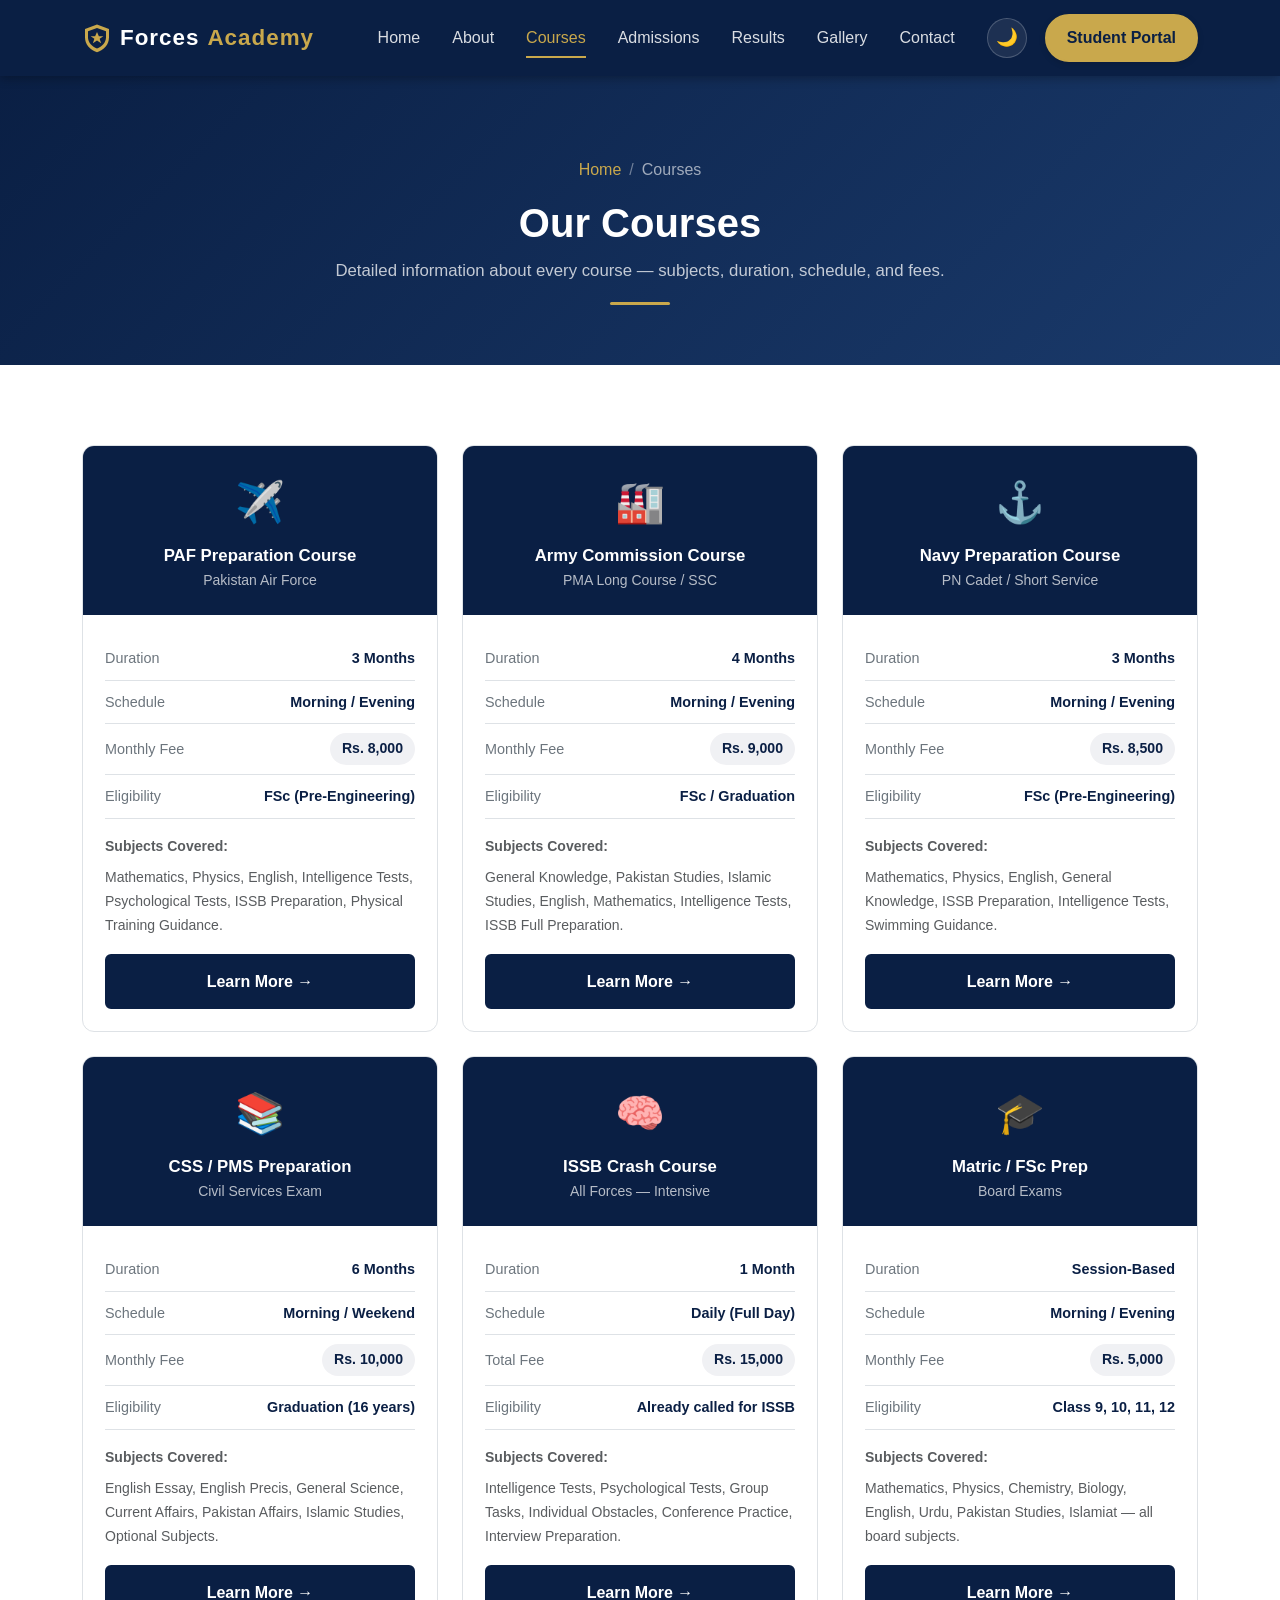
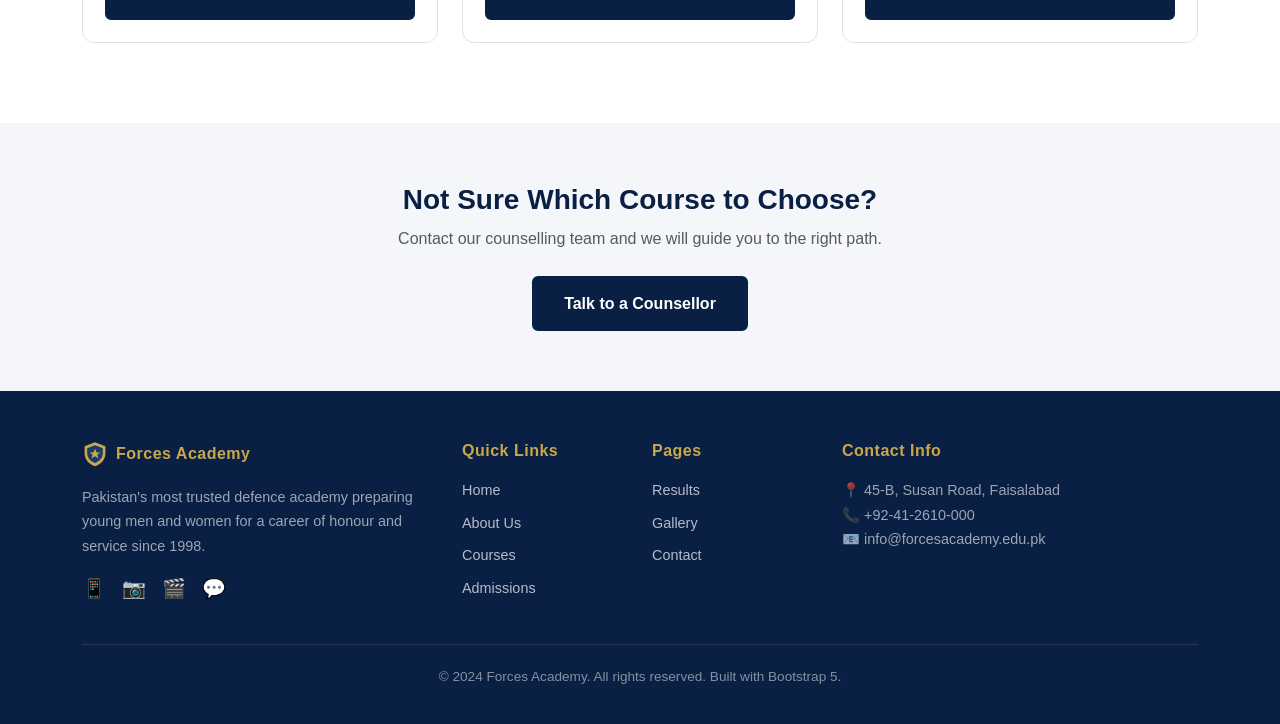
<file: courses.html>
<!DOCTYPE html>
<html lang="en">
<head>
  <meta charset="UTF-8" />
  <meta name="viewport" content="width=device-width, initial-scale=1.0" />
  <title>Courses - Forces Academy</title>

  <!-- SEO meta tags -->
  <meta name="description" content="Explore Forces Academy Faisalabad's courses for PAF, Army Commission, Navy, and CSS/PMS preparation, taught by experienced faculty with proven results daily." />
  <meta name="keywords" content="Forces Academy courses, PAF preparation course, Army Commission course, Navy preparation course, CSS PMS course Faisalabad" />
  <meta property="og:title" content="Courses - Forces Academy" />
  <meta property="og:description" content="Explore Forces Academy Faisalabad's courses for PAF, Army Commission, Navy, and CSS/PMS preparation, taught by experienced faculty with proven results daily." />
  <meta property="og:type" content="website" />

  <!-- Favicon -->
  <link rel="icon" type="image/svg+xml" href="favicon.svg" />

  <link rel="stylesheet" href="https://cdn.jsdelivr.net/npm/bootstrap@5.3.0/dist/css/bootstrap.min.css" />
  <link rel="stylesheet" href="css/style.css" />
</head>
<body>
  <!-- Apply saved theme immediately to avoid a flash of light content (Week 6) -->
  <script>
    if (localStorage.getItem('forcesAcademyTheme') === 'dark') {
      document.body.classList.add('dark-mode');
    }
  </script>

  <!-- ===== NAVBAR ===== -->
  <nav class="navbar navbar-expand-lg navbar-dark sticky-top">
    <div class="container">
      <a class="navbar-brand d-flex align-items-center gap-2" href="index.html">
        <svg width="30" height="30" viewBox="0 0 40 40" xmlns="http://www.w3.org/2000/svg" aria-hidden="true" focusable="false">
          <path d="M20 2 L36 8 V19 C36 29 29 36 20 39 C11 36 4 29 4 19 V8 Z" fill="#c9a84c"/>
          <path d="M20 6.5 L32 11 V19 C32 26.5 26.5 31.5 20 34 C13.5 31.5 8 26.5 8 19 V11 Z" fill="#0a1f44"/>
          <path d="M20 12 L22.5 17.5 H28.5 L23.5 21 L25.5 27 L20 23.3 L14.5 27 L16.5 21 L11.5 17.5 H17.5 Z" fill="#c9a84c"/>
        </svg>
        Forces <span>Academy</span></a>
      <button class="navbar-toggler" type="button" data-bs-toggle="collapse" data-bs-target="#navbarMain"
        aria-controls="navbarMain" aria-expanded="false" aria-label="Toggle navigation">
        <span class="navbar-toggler-icon"></span>
      </button>
      <div class="collapse navbar-collapse" id="navbarMain">
        <ul class="navbar-nav ms-auto align-items-lg-center gap-lg-1">
          <li class="nav-item"><a class="nav-link" href="index.html">Home</a></li>
          <li class="nav-item"><a class="nav-link" href="about.html">About</a></li>
          <li class="nav-item"><a class="nav-link active" href="courses.html">Courses</a></li>
          <li class="nav-item"><a class="nav-link" href="admissions.html">Admissions</a></li>
          <li class="nav-item"><a class="nav-link" href="results.html">Results</a></li>
          <li class="nav-item"><a class="nav-link" href="gallery.html">Gallery</a></li>
          <li class="nav-item"><a class="nav-link" href="contact.html">Contact</a></li>
          <li class="nav-item ms-lg-2 d-flex align-items-center">
            <button id="darkModeToggle" class="dark-mode-toggle" type="button" aria-label="Toggle dark mode" title="Toggle dark mode">
              <span class="dm-icon-moon" aria-hidden="true">&#127769;</span>
              <span class="dm-icon-sun" aria-hidden="true">&#9728;&#65039;</span>
            </button>
          </li>
          <li class="nav-item ms-lg-2">
            <a class="btn-portal" href="https://forces-academy-lms.infinityfree.io/" target="_blank">Student Portal</a>
          </li>
        </ul>
      </div>
    </div>
  </nav>

  <!-- ===== PAGE HERO ===== -->
  <section class="page-hero">
    <div class="container">
      <nav aria-label="breadcrumb">
        <ol class="breadcrumb justify-content-center mb-3">
          <li class="breadcrumb-item"><a href="index.html">Home</a></li>
          <li class="breadcrumb-item active">Courses</li>
        </ol>
      </nav>
      <h1>Our Courses</h1>
      <p>Detailed information about every course — subjects, duration, schedule, and fees.</p>
      <div class="gold-line"></div>
    </div>
  </section>

  <!-- ===== COURSES GRID ===== -->
  <section class="section-padding">
    <div class="container">
      <div class="row g-4">

        <!-- Course 1: PAF -->
        <div class="col-md-6 col-lg-4">
          <div class="card course-card">
            <div class="course-card-header">
              <span class="course-icon">&#9992;&#65039;</span>
              <h5>PAF Preparation Course</h5>
              <small style="color:rgba(255,255,255,0.7);">Pakistan Air Force</small>
            </div>
            <div class="course-card-body">
              <div class="course-detail-item">
                <span class="course-detail-label">Duration</span>
                <span class="course-detail-value">3 Months</span>
              </div>
              <div class="course-detail-item">
                <span class="course-detail-label">Schedule</span>
                <span class="course-detail-value">Morning / Evening</span>
              </div>
              <div class="course-detail-item">
                <span class="course-detail-label">Monthly Fee</span>
                <span class="fee-badge">Rs. 8,000</span>
              </div>
              <div class="course-detail-item">
                <span class="course-detail-label">Eligibility</span>
                <span class="course-detail-value">FSc (Pre-Engineering)</span>
              </div>
              <div class="mt-3">
                <p class="text-muted small mb-2"><strong>Subjects Covered:</strong></p>
                <p class="text-muted small">Mathematics, Physics, English, Intelligence Tests, Psychological Tests, ISSB Preparation, Physical Training Guidance.</p>
              </div>
              <a href="admissions.html" class="btn-primary-custom w-100 text-center mt-3" style="display:block;">Learn More &#8594;</a>
            </div>
          </div>
        </div>

        <!-- Course 2: Army -->
        <div class="col-md-6 col-lg-4">
          <div class="card course-card">
            <div class="course-card-header">
              <span class="course-icon">&#127981;</span>
              <h5>Army Commission Course</h5>
              <small style="color:rgba(255,255,255,0.7);">PMA Long Course / SSC</small>
            </div>
            <div class="course-card-body">
              <div class="course-detail-item">
                <span class="course-detail-label">Duration</span>
                <span class="course-detail-value">4 Months</span>
              </div>
              <div class="course-detail-item">
                <span class="course-detail-label">Schedule</span>
                <span class="course-detail-value">Morning / Evening</span>
              </div>
              <div class="course-detail-item">
                <span class="course-detail-label">Monthly Fee</span>
                <span class="fee-badge">Rs. 9,000</span>
              </div>
              <div class="course-detail-item">
                <span class="course-detail-label">Eligibility</span>
                <span class="course-detail-value">FSc / Graduation</span>
              </div>
              <div class="mt-3">
                <p class="text-muted small mb-2"><strong>Subjects Covered:</strong></p>
                <p class="text-muted small">General Knowledge, Pakistan Studies, Islamic Studies, English, Mathematics, Intelligence Tests, ISSB Full Preparation.</p>
              </div>
              <a href="admissions.html" class="btn-primary-custom w-100 text-center mt-3" style="display:block;">Learn More &#8594;</a>
            </div>
          </div>
        </div>

        <!-- Course 3: Navy -->
        <div class="col-md-6 col-lg-4">
          <div class="card course-card">
            <div class="course-card-header">
              <span class="course-icon">&#9875;&#65039;</span>
              <h5>Navy Preparation Course</h5>
              <small style="color:rgba(255,255,255,0.7);">PN Cadet / Short Service</small>
            </div>
            <div class="course-card-body">
              <div class="course-detail-item">
                <span class="course-detail-label">Duration</span>
                <span class="course-detail-value">3 Months</span>
              </div>
              <div class="course-detail-item">
                <span class="course-detail-label">Schedule</span>
                <span class="course-detail-value">Morning / Evening</span>
              </div>
              <div class="course-detail-item">
                <span class="course-detail-label">Monthly Fee</span>
                <span class="fee-badge">Rs. 8,500</span>
              </div>
              <div class="course-detail-item">
                <span class="course-detail-label">Eligibility</span>
                <span class="course-detail-value">FSc (Pre-Engineering)</span>
              </div>
              <div class="mt-3">
                <p class="text-muted small mb-2"><strong>Subjects Covered:</strong></p>
                <p class="text-muted small">Mathematics, Physics, English, General Knowledge, ISSB Preparation, Intelligence Tests, Swimming Guidance.</p>
              </div>
              <a href="admissions.html" class="btn-primary-custom w-100 text-center mt-3" style="display:block;">Learn More &#8594;</a>
            </div>
          </div>
        </div>

        <!-- Course 4: CSS -->
        <div class="col-md-6 col-lg-4">
          <div class="card course-card">
            <div class="course-card-header">
              <span class="course-icon">&#128218;</span>
              <h5>CSS / PMS Preparation</h5>
              <small style="color:rgba(255,255,255,0.7);">Civil Services Exam</small>
            </div>
            <div class="course-card-body">
              <div class="course-detail-item">
                <span class="course-detail-label">Duration</span>
                <span class="course-detail-value">6 Months</span>
              </div>
              <div class="course-detail-item">
                <span class="course-detail-label">Schedule</span>
                <span class="course-detail-value">Morning / Weekend</span>
              </div>
              <div class="course-detail-item">
                <span class="course-detail-label">Monthly Fee</span>
                <span class="fee-badge">Rs. 10,000</span>
              </div>
              <div class="course-detail-item">
                <span class="course-detail-label">Eligibility</span>
                <span class="course-detail-value">Graduation (16 years)</span>
              </div>
              <div class="mt-3">
                <p class="text-muted small mb-2"><strong>Subjects Covered:</strong></p>
                <p class="text-muted small">English Essay, English Precis, General Science, Current Affairs, Pakistan Affairs, Islamic Studies, Optional Subjects.</p>
              </div>
              <a href="admissions.html" class="btn-primary-custom w-100 text-center mt-3" style="display:block;">Learn More &#8594;</a>
            </div>
          </div>
        </div>

        <!-- Course 5: ISSB -->
        <div class="col-md-6 col-lg-4">
          <div class="card course-card">
            <div class="course-card-header">
              <span class="course-icon">&#129504;</span>
              <h5>ISSB Crash Course</h5>
              <small style="color:rgba(255,255,255,0.7);">All Forces — Intensive</small>
            </div>
            <div class="course-card-body">
              <div class="course-detail-item">
                <span class="course-detail-label">Duration</span>
                <span class="course-detail-value">1 Month</span>
              </div>
              <div class="course-detail-item">
                <span class="course-detail-label">Schedule</span>
                <span class="course-detail-value">Daily (Full Day)</span>
              </div>
              <div class="course-detail-item">
                <span class="course-detail-label">Total Fee</span>
                <span class="fee-badge">Rs. 15,000</span>
              </div>
              <div class="course-detail-item">
                <span class="course-detail-label">Eligibility</span>
                <span class="course-detail-value">Already called for ISSB</span>
              </div>
              <div class="mt-3">
                <p class="text-muted small mb-2"><strong>Subjects Covered:</strong></p>
                <p class="text-muted small">Intelligence Tests, Psychological Tests, Group Tasks, Individual Obstacles, Conference Practice, Interview Preparation.</p>
              </div>
              <a href="admissions.html" class="btn-primary-custom w-100 text-center mt-3" style="display:block;">Learn More &#8594;</a>
            </div>
          </div>
        </div>

        <!-- Course 6: Matric/FSc -->
        <div class="col-md-6 col-lg-4">
          <div class="card course-card">
            <div class="course-card-header">
              <span class="course-icon">&#127891;</span>
              <h5>Matric / FSc Prep</h5>
              <small style="color:rgba(255,255,255,0.7);">Board Exams</small>
            </div>
            <div class="course-card-body">
              <div class="course-detail-item">
                <span class="course-detail-label">Duration</span>
                <span class="course-detail-value">Session-Based</span>
              </div>
              <div class="course-detail-item">
                <span class="course-detail-label">Schedule</span>
                <span class="course-detail-value">Morning / Evening</span>
              </div>
              <div class="course-detail-item">
                <span class="course-detail-label">Monthly Fee</span>
                <span class="fee-badge">Rs. 5,000</span>
              </div>
              <div class="course-detail-item">
                <span class="course-detail-label">Eligibility</span>
                <span class="course-detail-value">Class 9, 10, 11, 12</span>
              </div>
              <div class="mt-3">
                <p class="text-muted small mb-2"><strong>Subjects Covered:</strong></p>
                <p class="text-muted small">Mathematics, Physics, Chemistry, Biology, English, Urdu, Pakistan Studies, Islamiat — all board subjects.</p>
              </div>
              <a href="admissions.html" class="btn-primary-custom w-100 text-center mt-3" style="display:block;">Learn More &#8594;</a>
            </div>
          </div>
        </div>

      </div>
    </div>
  </section>

  <!-- ===== CTA ===== -->
  <section style="background:var(--light-gray); padding:60px 0;">
    <div class="container text-center">
      <h3 style="color:var(--navy);">Not Sure Which Course to Choose?</h3>
      <p class="text-muted mt-2 mb-4">Contact our counselling team and we will guide you to the right path.</p>
      <a href="contact.html" class="btn-primary-custom">Talk to a Counsellor</a>
    </div>
  </section>

  <!-- ===== FOOTER ===== -->
  <footer>
    <div class="container">
      <div class="row g-4">
        <div class="col-lg-4">
          <h5 class="d-flex align-items-center gap-2">
            <svg width="26" height="26" viewBox="0 0 40 40" xmlns="http://www.w3.org/2000/svg" aria-hidden="true" focusable="false">
              <path d="M20 2 L36 8 V19 C36 29 29 36 20 39 C11 36 4 29 4 19 V8 Z" fill="#c9a84c"/>
              <path d="M20 6.5 L32 11 V19 C32 26.5 26.5 31.5 20 34 C13.5 31.5 8 26.5 8 19 V11 Z" fill="#1a3a6b"/>
              <path d="M20 12 L22.5 17.5 H28.5 L23.5 21 L25.5 27 L20 23.3 L14.5 27 L16.5 21 L11.5 17.5 H17.5 Z" fill="#c9a84c"/>
            </svg>
            Forces Academy</h5>
          <p style="font-size:0.9rem; color:rgba(255,255,255,0.6); margin-bottom:15px;">
            Pakistan's most trusted defence academy preparing young men and women
            for a career of honour and service since 1998.
          </p>
          <div class="d-flex gap-3">
            <a href="#" style="color:var(--gold); font-size:1.2rem;" aria-label="Facebook">&#128241;</a>
            <a href="#" style="color:var(--gold); font-size:1.2rem;" aria-label="Instagram">&#128247;</a>
            <a href="#" style="color:var(--gold); font-size:1.2rem;" aria-label="YouTube">&#127916;</a>
            <a href="#" style="color:var(--gold); font-size:1.2rem;" aria-label="WhatsApp">&#128172;</a>
          </div>
        </div>
        <div class="col-6 col-lg-2">
          <h5>Quick Links</h5>
          <a href="index.html">Home</a>
          <a href="about.html">About Us</a>
          <a href="courses.html">Courses</a>
          <a href="admissions.html">Admissions</a>
        </div>
        <div class="col-6 col-lg-2">
          <h5>Pages</h5>
          <a href="results.html">Results</a>
          <a href="gallery.html">Gallery</a>
          <a href="contact.html">Contact</a>
        </div>
        <div class="col-lg-4">
          <h5>Contact Info</h5>
          <p style="font-size:0.9rem; color:rgba(255,255,255,0.6);">
            &#128205; 45-B, Susan Road, Faisalabad<br>
            &#128222; +92-41-2610-000<br>
            &#128231; info@forcesacademy.edu.pk
          </p>
        </div>
      </div>
      <div class="footer-bottom">
        <p>&copy; 2024 Forces Academy. All rights reserved. Built with Bootstrap 5.</p>
      </div>
    </div>
  </footer>

  <!-- ===== BACK TO TOP BUTTON ===== -->
  <button id="backToTopBtn" class="back-to-top" aria-label="Back to top" title="Back to top">&#8593;</button>

  <script src="https://cdn.jsdelivr.net/npm/bootstrap@5.3.0/dist/js/bootstrap.bundle.min.js"></script>
  <script src="js/main.js"></script>
</body>
</html>
</file>
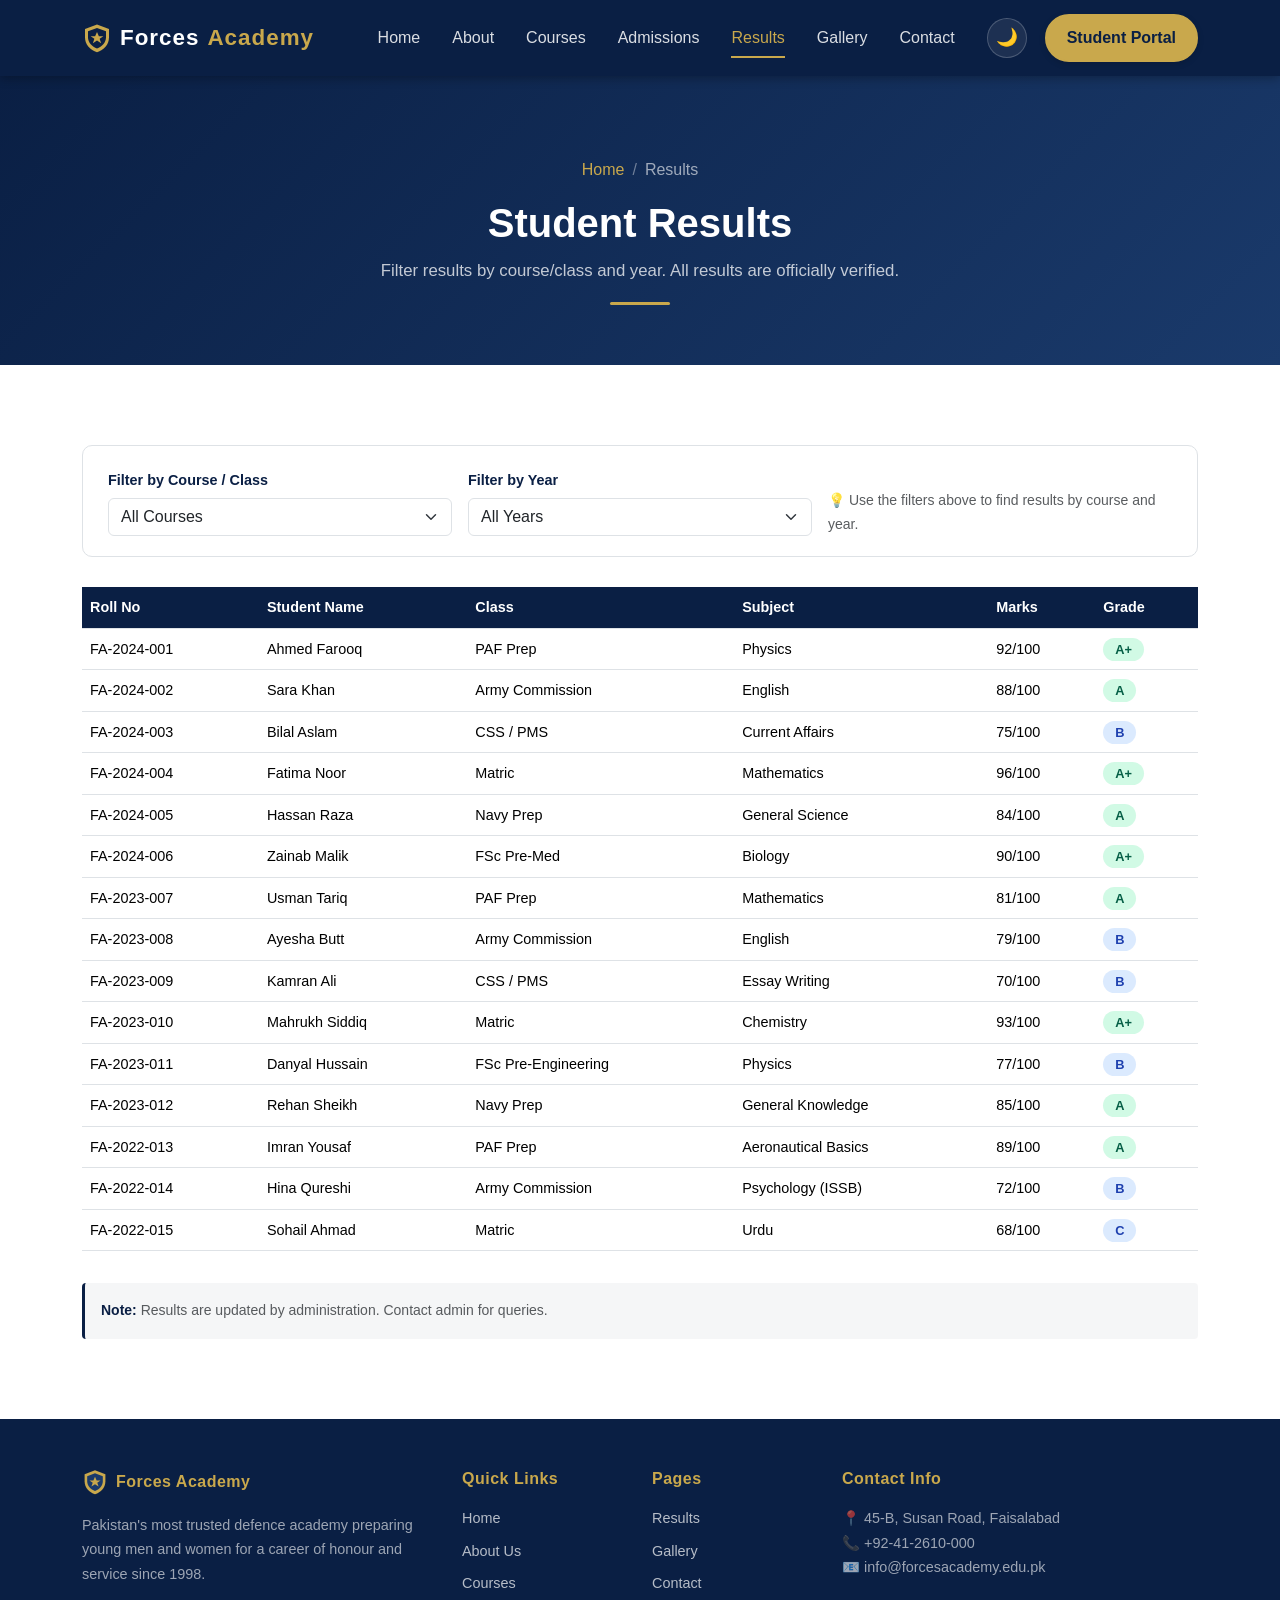
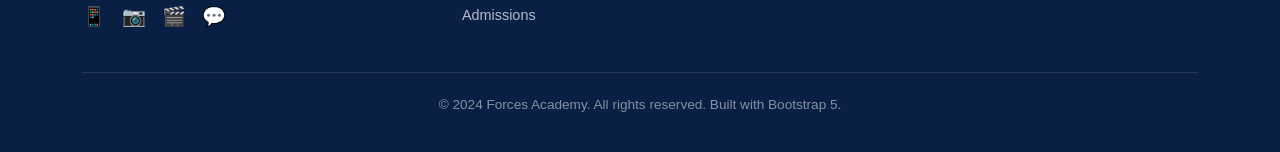
<file: results.html>
<!DOCTYPE html>
<html lang="en">
<head>
  <meta charset="UTF-8" />
  <meta name="viewport" content="width=device-width, initial-scale=1.0" />
  <title>Results - Forces Academy</title>

  <!-- SEO meta tags -->
  <meta name="description" content="Check Forces Academy Faisalabad's outstanding student results and selection records in Pakistan Army, Navy, Air Force and civil service examinations today." />
  <meta name="keywords" content="Forces Academy results, student selection results, Pakistan Army Navy Air Force results, CSS PMS results Faisalabad" />
  <meta property="og:title" content="Results - Forces Academy" />
  <meta property="og:description" content="Check Forces Academy Faisalabad's outstanding student results and selection records in Pakistan Army, Navy, Air Force and civil service examinations today." />
  <meta property="og:type" content="website" />

  <!-- Favicon -->
  <link rel="icon" type="image/svg+xml" href="favicon.svg" />

  <link rel="stylesheet" href="https://cdn.jsdelivr.net/npm/bootstrap@5.3.0/dist/css/bootstrap.min.css" />
  <link rel="stylesheet" href="css/style.css" />
</head>
<body>
  <!-- Apply saved theme immediately to avoid a flash of light content (Week 6) -->
  <script>
    if (localStorage.getItem('forcesAcademyTheme') === 'dark') {
      document.body.classList.add('dark-mode');
    }
  </script>

  <!-- ===== NAVBAR ===== -->
  <nav class="navbar navbar-expand-lg navbar-dark sticky-top">
    <div class="container">
      <a class="navbar-brand d-flex align-items-center gap-2" href="index.html">
        <svg width="30" height="30" viewBox="0 0 40 40" xmlns="http://www.w3.org/2000/svg" aria-hidden="true" focusable="false">
          <path d="M20 2 L36 8 V19 C36 29 29 36 20 39 C11 36 4 29 4 19 V8 Z" fill="#c9a84c"/>
          <path d="M20 6.5 L32 11 V19 C32 26.5 26.5 31.5 20 34 C13.5 31.5 8 26.5 8 19 V11 Z" fill="#0a1f44"/>
          <path d="M20 12 L22.5 17.5 H28.5 L23.5 21 L25.5 27 L20 23.3 L14.5 27 L16.5 21 L11.5 17.5 H17.5 Z" fill="#c9a84c"/>
        </svg>
        Forces <span>Academy</span></a>
      <button class="navbar-toggler" type="button" data-bs-toggle="collapse" data-bs-target="#navbarMain"
        aria-controls="navbarMain" aria-expanded="false" aria-label="Toggle navigation">
        <span class="navbar-toggler-icon"></span>
      </button>
      <div class="collapse navbar-collapse" id="navbarMain">
        <ul class="navbar-nav ms-auto align-items-lg-center gap-lg-1">
          <li class="nav-item"><a class="nav-link" href="index.html">Home</a></li>
          <li class="nav-item"><a class="nav-link" href="about.html">About</a></li>
          <li class="nav-item"><a class="nav-link" href="courses.html">Courses</a></li>
          <li class="nav-item"><a class="nav-link" href="admissions.html">Admissions</a></li>
          <li class="nav-item"><a class="nav-link active" href="results.html">Results</a></li>
          <li class="nav-item"><a class="nav-link" href="gallery.html">Gallery</a></li>
          <li class="nav-item"><a class="nav-link" href="contact.html">Contact</a></li>
          <li class="nav-item ms-lg-2 d-flex align-items-center">
            <button id="darkModeToggle" class="dark-mode-toggle" type="button" aria-label="Toggle dark mode" title="Toggle dark mode">
              <span class="dm-icon-moon" aria-hidden="true">&#127769;</span>
              <span class="dm-icon-sun" aria-hidden="true">&#9728;&#65039;</span>
            </button>
          </li>
          <li class="nav-item ms-lg-2">
            <a class="btn-portal" href="https://forces-academy-lms.infinityfree.io/" target="_blank">Student Portal</a>
          </li>
        </ul>
      </div>
    </div>
  </nav>

  <!-- ===== PAGE HERO ===== -->
  <section class="page-hero">
    <div class="container">
      <nav aria-label="breadcrumb">
        <ol class="breadcrumb justify-content-center mb-3">
          <li class="breadcrumb-item"><a href="index.html">Home</a></li>
          <li class="breadcrumb-item active">Results</li>
        </ol>
      </nav>
      <h1>Student Results</h1>
      <p>Filter results by course/class and year. All results are officially verified.</p>
      <div class="gold-line"></div>
    </div>
  </section>

  <!-- ===== RESULTS SECTION ===== -->
  <section class="section-padding">
    <div class="container">

      <!-- Filter Bar -->
      <div class="result-filter-bar">
        <div class="row g-3 align-items-end">
          <div class="col-md-4">
            <label class="form-label fw-bold" for="classFilter">Filter by Course / Class</label>
            <select class="form-select" id="classFilter">
              <option value="all">All Courses</option>
              <option value="paf">PAF Preparation</option>
              <option value="army">Army Commission</option>
              <option value="navy">Navy Preparation</option>
              <option value="css">CSS / PMS</option>
              <option value="matric">Matric</option>
              <option value="fsc">FSc</option>
            </select>
          </div>
          <div class="col-md-4">
            <label class="form-label fw-bold" for="yearFilter">Filter by Year</label>
            <select class="form-select" id="yearFilter">
              <option value="all">All Years</option>
              <option value="2024">2024</option>
              <option value="2023">2023</option>
              <option value="2022">2022</option>
              <option value="2021">2021</option>
            </select>
          </div>
          <div class="col-md-4">
            <p class="text-muted small mb-0">
              &#128161; Use the filters above to find results by course and year.
            </p>
          </div>
        </div>
      </div>

      <!-- Results Table -->
      <div class="table-responsive">
        <table class="table table-hover results-table">
          <thead>
            <tr>
              <th>Roll No</th>
              <th>Student Name</th>
              <th>Class</th>
              <th>Subject</th>
              <th>Marks</th>
              <th>Grade</th>
            </tr>
          </thead>
          <tbody>
            <tr class="result-row" data-class="paf" data-year="2024">
              <td>FA-2024-001</td>
              <td>Ahmed Farooq</td>
              <td>PAF Prep</td>
              <td>Physics</td>
              <td>92/100</td>
              <td><span class="grade-badge grade-a">A+</span></td>
            </tr>
            <tr class="result-row" data-class="army" data-year="2024">
              <td>FA-2024-002</td>
              <td>Sara Khan</td>
              <td>Army Commission</td>
              <td>English</td>
              <td>88/100</td>
              <td><span class="grade-badge grade-a">A</span></td>
            </tr>
            <tr class="result-row" data-class="css" data-year="2024">
              <td>FA-2024-003</td>
              <td>Bilal Aslam</td>
              <td>CSS / PMS</td>
              <td>Current Affairs</td>
              <td>75/100</td>
              <td><span class="grade-badge grade-b">B</span></td>
            </tr>
            <tr class="result-row" data-class="matric" data-year="2024">
              <td>FA-2024-004</td>
              <td>Fatima Noor</td>
              <td>Matric</td>
              <td>Mathematics</td>
              <td>96/100</td>
              <td><span class="grade-badge grade-a">A+</span></td>
            </tr>
            <tr class="result-row" data-class="navy" data-year="2024">
              <td>FA-2024-005</td>
              <td>Hassan Raza</td>
              <td>Navy Prep</td>
              <td>General Science</td>
              <td>84/100</td>
              <td><span class="grade-badge grade-a">A</span></td>
            </tr>
            <tr class="result-row" data-class="fsc" data-year="2024">
              <td>FA-2024-006</td>
              <td>Zainab Malik</td>
              <td>FSc Pre-Med</td>
              <td>Biology</td>
              <td>90/100</td>
              <td><span class="grade-badge grade-a">A+</span></td>
            </tr>
            <tr class="result-row" data-class="paf" data-year="2023">
              <td>FA-2023-007</td>
              <td>Usman Tariq</td>
              <td>PAF Prep</td>
              <td>Mathematics</td>
              <td>81/100</td>
              <td><span class="grade-badge grade-a">A</span></td>
            </tr>
            <tr class="result-row" data-class="army" data-year="2023">
              <td>FA-2023-008</td>
              <td>Ayesha Butt</td>
              <td>Army Commission</td>
              <td>English</td>
              <td>79/100</td>
              <td><span class="grade-badge grade-b">B</span></td>
            </tr>
            <tr class="result-row" data-class="css" data-year="2023">
              <td>FA-2023-009</td>
              <td>Kamran Ali</td>
              <td>CSS / PMS</td>
              <td>Essay Writing</td>
              <td>70/100</td>
              <td><span class="grade-badge grade-b">B</span></td>
            </tr>
            <tr class="result-row" data-class="matric" data-year="2023">
              <td>FA-2023-010</td>
              <td>Mahrukh Siddiq</td>
              <td>Matric</td>
              <td>Chemistry</td>
              <td>93/100</td>
              <td><span class="grade-badge grade-a">A+</span></td>
            </tr>
            <tr class="result-row" data-class="fsc" data-year="2023">
              <td>FA-2023-011</td>
              <td>Danyal Hussain</td>
              <td>FSc Pre-Engineering</td>
              <td>Physics</td>
              <td>77/100</td>
              <td><span class="grade-badge grade-b">B</span></td>
            </tr>
            <tr class="result-row" data-class="navy" data-year="2023">
              <td>FA-2023-012</td>
              <td>Rehan Sheikh</td>
              <td>Navy Prep</td>
              <td>General Knowledge</td>
              <td>85/100</td>
              <td><span class="grade-badge grade-a">A</span></td>
            </tr>
            <tr class="result-row" data-class="paf" data-year="2022">
              <td>FA-2022-013</td>
              <td>Imran Yousaf</td>
              <td>PAF Prep</td>
              <td>Aeronautical Basics</td>
              <td>89/100</td>
              <td><span class="grade-badge grade-a">A</span></td>
            </tr>
            <tr class="result-row" data-class="army" data-year="2022">
              <td>FA-2022-014</td>
              <td>Hina Qureshi</td>
              <td>Army Commission</td>
              <td>Psychology (ISSB)</td>
              <td>72/100</td>
              <td><span class="grade-badge grade-b">B</span></td>
            </tr>
            <tr class="result-row" data-class="matric" data-year="2022">
              <td>FA-2022-015</td>
              <td>Sohail Ahmad</td>
              <td>Matric</td>
              <td>Urdu</td>
              <td>68/100</td>
              <td><span class="grade-badge grade-b">C</span></td>
            </tr>
          </tbody>
        </table>
      </div>

      <!-- Note -->
      <div class="mt-3 p-3" style="background:rgba(10,31,68,0.04); border-left:3px solid var(--navy); border-radius:4px;">
        <p class="mb-0 small text-muted">
          <strong style="color:var(--navy);">Note:</strong>
          Results are updated by administration. Contact admin for queries.
        </p>
      </div>
    </div>
  </section>

  <!-- ===== FOOTER ===== -->
  <footer>
    <div class="container">
      <div class="row g-4">
        <div class="col-lg-4">
          <h5 class="d-flex align-items-center gap-2">
            <svg width="26" height="26" viewBox="0 0 40 40" xmlns="http://www.w3.org/2000/svg" aria-hidden="true" focusable="false">
              <path d="M20 2 L36 8 V19 C36 29 29 36 20 39 C11 36 4 29 4 19 V8 Z" fill="#c9a84c"/>
              <path d="M20 6.5 L32 11 V19 C32 26.5 26.5 31.5 20 34 C13.5 31.5 8 26.5 8 19 V11 Z" fill="#1a3a6b"/>
              <path d="M20 12 L22.5 17.5 H28.5 L23.5 21 L25.5 27 L20 23.3 L14.5 27 L16.5 21 L11.5 17.5 H17.5 Z" fill="#c9a84c"/>
            </svg>
            Forces Academy</h5>
          <p style="font-size:0.9rem; color:rgba(255,255,255,0.6); margin-bottom:15px;">
            Pakistan's most trusted defence academy preparing young men and women
            for a career of honour and service since 1998.
          </p>
          <div class="d-flex gap-3">
            <a href="#" style="color:var(--gold); font-size:1.2rem;" aria-label="Facebook">&#128241;</a>
            <a href="#" style="color:var(--gold); font-size:1.2rem;" aria-label="Instagram">&#128247;</a>
            <a href="#" style="color:var(--gold); font-size:1.2rem;" aria-label="YouTube">&#127916;</a>
            <a href="#" style="color:var(--gold); font-size:1.2rem;" aria-label="WhatsApp">&#128172;</a>
          </div>
        </div>
        <div class="col-6 col-lg-2">
          <h5>Quick Links</h5>
          <a href="index.html">Home</a>
          <a href="about.html">About Us</a>
          <a href="courses.html">Courses</a>
          <a href="admissions.html">Admissions</a>
        </div>
        <div class="col-6 col-lg-2">
          <h5>Pages</h5>
          <a href="results.html">Results</a>
          <a href="gallery.html">Gallery</a>
          <a href="contact.html">Contact</a>
        </div>
        <div class="col-lg-4">
          <h5>Contact Info</h5>
          <p style="font-size:0.9rem; color:rgba(255,255,255,0.6);">
            &#128205; 45-B, Susan Road, Faisalabad<br>
            &#128222; +92-41-2610-000<br>
            &#128231; info@forcesacademy.edu.pk
          </p>
        </div>
      </div>
      <div class="footer-bottom">
        <p>&copy; 2024 Forces Academy. All rights reserved. Built with Bootstrap 5.</p>
      </div>
    </div>
  </footer>

  <!-- ===== BACK TO TOP BUTTON ===== -->
  <button id="backToTopBtn" class="back-to-top" aria-label="Back to top" title="Back to top">&#8593;</button>

  <script src="https://cdn.jsdelivr.net/npm/bootstrap@5.3.0/dist/js/bootstrap.bundle.min.js"></script>
  <script src="js/main.js"></script>
</body>
</html>
</file>
<file: css/style.css>
/* =============================================
   Forces Academy - Main Stylesheet
   Author: Frontend Intern
   Version: 1.0
   ============================================= */

/* ---------- CSS Variables ---------- */
:root {
  --navy: #0a1f44;
  --navy-light: #1a3a6b;
  --gold: #c9a84c;
  --gold-light: #f0c040;
  --white: #ffffff;
  --light-gray: #f4f6f9;
  --text-dark: #1a1a2e;
  --text-muted: #6c757d;
  --border-color: #dee2e6;
  --transition: all 0.3s ease;
}

/* ---------- Global Reset & Base ---------- */
* {
  margin: 0;
  padding: 0;
  box-sizing: border-box;
}

/* Week 4: smooth scroll for on-page nav / anchor links */
html {
  scroll-behavior: smooth;
}

body {
  font-family: 'Segoe UI', Tahoma, Geneva, Verdana, sans-serif;
  color: var(--text-dark);
  line-height: 1.7;
}

a {
  text-decoration: none;
  transition: var(--transition);
}

img {
  max-width: 100%;
  height: auto;
}

/* ---------- Typography ---------- */
h1, h2, h3, h4, h5, h6 {
  font-weight: 700;
  color: var(--navy);
}

.section-title {
  font-size: 2rem;
  font-weight: 700;
  color: var(--navy);
  margin-bottom: 0.5rem;
}

.section-subtitle {
  color: var(--text-muted);
  font-size: 1rem;
  margin-bottom: 2.5rem;
}

.gold-underline {
  display: inline-block;
  border-bottom: 3px solid var(--gold);
  padding-bottom: 6px;
}

/* ---------- Navbar ---------- */
.navbar {
  background-color: var(--navy) !important;
  padding: 14px 0;
  box-shadow: 0 2px 10px rgba(0, 0, 0, 0.3);
}

.navbar-brand {
  font-size: 1.4rem;
  font-weight: 800;
  color: var(--white) !important;
  letter-spacing: 1px;
}

.navbar-brand span {
  color: var(--gold);
}

.navbar-nav .nav-link {
  color: rgba(255, 255, 255, 0.85) !important;
  font-weight: 500;
  padding: 8px 14px !important;
  transition: var(--transition);
  position: relative;
}

.navbar-nav .nav-link:hover,
.navbar-nav .nav-link.active {
  color: var(--gold) !important;
}

/* Animated underline on nav links for a more polished hover state */
.navbar-nav .nav-link::after {
  content: "";
  position: absolute;
  left: 14px;
  right: 14px;
  bottom: 2px;
  height: 2px;
  background-color: var(--gold);
  transform: scaleX(0);
  transform-origin: left;
  transition: var(--transition);
}

.navbar-nav .nav-link:hover::after,
.navbar-nav .nav-link.active::after {
  transform: scaleX(1);
}

/* Student Portal button: pill shape + border so it stands apart from regular nav links */
.btn-portal {
  display: inline-block;
  background-color: var(--gold);
  color: var(--navy) !important;
  font-weight: 700;
  border-radius: 50px;
  border: 2px solid var(--gold);
  padding: 8px 20px !important;
  margin-left: 6px;
  transition: var(--transition);
  box-shadow: 0 2px 6px rgba(0, 0, 0, 0.15);
}

.btn-portal:hover {
  background-color: var(--navy);
  color: var(--gold) !important;
  border-color: var(--gold);
  transform: translateY(-2px);
  box-shadow: 0 4px 10px rgba(0, 0, 0, 0.25);
}

/* ---------- Page Hero Banner ---------- */
.page-hero {
  background: linear-gradient(135deg, var(--navy) 0%, var(--navy-light) 100%);
  color: var(--white);
  padding: 80px 0 60px;
  text-align: center;
}

.page-hero h1 {
  color: var(--white);
  font-size: 2.5rem;
  font-weight: 800;
}

.page-hero p {
  color: rgba(255, 255, 255, 0.75);
  font-size: 1.05rem;
  margin-top: 10px;
}

.page-hero .gold-line {
  width: 60px;
  height: 3px;
  background: var(--gold);
  margin: 16px auto 0;
  border-radius: 2px;
}

/* ---------- Buttons ---------- */
.btn-primary-custom {
  background-color: var(--navy);
  color: var(--white);
  border: 2px solid var(--navy);
  padding: 12px 30px;
  border-radius: 6px;
  font-weight: 600;
  transition: var(--transition);
  display: inline-block;
}

.btn-primary-custom:hover {
  background-color: var(--navy-light);
  color: var(--white);
  border-color: var(--navy-light);
  transform: translateY(-3px);
  box-shadow: 0 6px 14px rgba(10, 31, 68, 0.3);
}

.btn-gold {
  background-color: var(--gold);
  color: var(--navy);
  border: 2px solid var(--gold);
  padding: 12px 30px;
  border-radius: 6px;
  font-weight: 700;
  transition: var(--transition);
  display: inline-block;
}

.btn-gold:hover {
  background-color: var(--gold-light);
  color: var(--navy);
  border-color: var(--gold-light);
  transform: translateY(-3px);
  box-shadow: 0 6px 14px rgba(201, 168, 76, 0.4);
}

.btn-outline-custom {
  background: transparent;
  color: var(--white);
  border: 2px solid var(--white);
  padding: 12px 30px;
  border-radius: 6px;
  font-weight: 600;
  transition: var(--transition);
  display: inline-block;
}

.btn-outline-custom:hover {
  background: var(--white);
  color: var(--navy);
  transform: translateY(-3px);
  box-shadow: 0 6px 14px rgba(0, 0, 0, 0.2);
}

/* ---------- Section Padding ---------- */
.section-padding {
  padding: 80px 0;
}

.section-padding-sm {
  padding: 50px 0;
}

.bg-light-gray {
  background-color: var(--light-gray);
}

/* ---------- Cards ---------- */
.card-custom {
  border: 1px solid var(--border-color);
  border-radius: 10px;
  overflow: hidden;
  transition: var(--transition);
  background: var(--white);
}

.card-custom:hover {
  box-shadow: 0 8px 30px rgba(10, 31, 68, 0.12);
  transform: translateY(-4px);
}

.card-custom .card-header-custom {
  background-color: var(--navy);
  color: var(--white);
  padding: 18px 20px;
}

.card-custom .card-header-custom h5 {
  color: var(--white);
  margin: 0;
  font-size: 1.1rem;
}

.card-custom .card-body {
  padding: 22px;
}

/* ---------- Stats Counter Section ---------- */
.stats-section {
  background: var(--navy);
  color: var(--white);
  padding: 60px 0;
}

.stat-item {
  text-align: center;
  padding: 20px;
}

.stat-number {
  font-size: 2.8rem;
  font-weight: 800;
  color: var(--gold);
  display: block;
  line-height: 1;
}

.stat-label {
  font-size: 0.95rem;
  color: rgba(255, 255, 255, 0.8);
  margin-top: 8px;
  display: block;
}

/* ---------- Back To Top Button (Week 4) ---------- */
.back-to-top {
  position: fixed;
  right: 24px;
  bottom: 24px;
  width: 46px;
  height: 46px;
  border-radius: 50%;
  background: var(--gold);
  color: var(--navy);
  border: none;
  display: flex;
  align-items: center;
  justify-content: center;
  font-size: 1.2rem;
  cursor: pointer;
  box-shadow: 0 4px 14px rgba(10, 31, 68, 0.3);
  opacity: 0;
  visibility: hidden;
  transform: translateY(15px);
  transition: var(--transition);
  z-index: 999;
}

.back-to-top.show {
  opacity: 1;
  visibility: visible;
  transform: translateY(0);
}

.back-to-top:hover {
  background: var(--gold-light);
  color: var(--navy);
}

/* ---------- Footer ---------- */
footer {
  background-color: var(--navy);
  color: rgba(255, 255, 255, 0.8);
  padding: 50px 0 20px;
}

footer h5 {
  color: var(--gold);
  font-weight: 700;
  margin-bottom: 18px;
  font-size: 1rem;
  letter-spacing: 0.5px;
}

footer a {
  color: rgba(255, 255, 255, 0.7);
  display: block;
  margin-bottom: 8px;
  font-size: 0.9rem;
}

footer a:hover {
  color: var(--gold);
}

.footer-bottom {
  border-top: 1px solid rgba(255, 255, 255, 0.1);
  padding-top: 20px;
  margin-top: 30px;
  text-align: center;
  font-size: 0.85rem;
  color: rgba(255, 255, 255, 0.5);
}

/* ---------- Home: Hero Section ---------- */
.hero-section {
  background: linear-gradient(135deg, var(--navy) 0%, var(--navy-light) 60%, #1e4d8c 100%);
  color: var(--white);
  min-height: 100vh;
  display: flex;
  align-items: center;
  position: relative;
  overflow: hidden;
}

.hero-section::before {
  content: '';
  position: absolute;
  top: 0; left: 0;
  width: 100%; height: 100%;
  background: url("data:image/svg+xml,%3Csvg width='60' height='60' viewBox='0 0 60 60' xmlns='http://www.w3.org/2000/svg'%3E%3Cg fill='none' fill-rule='evenodd'%3E%3Cg fill='%23ffffff' fill-opacity='0.03'%3E%3Cpath d='M36 34v-4h-2v4h-4v2h4v4h2v-4h4v-2h-4zm0-30V0h-2v4h-4v2h4v4h2V6h4V4h-4zM6 34v-4H4v4H0v2h4v4h2v-4h4v-2H6zM6 4V0H4v4H0v2h4v4h2V6h4V4H6z'/%3E%3C/g%3E%3C/g%3E%3C/svg%3E");
}

.hero-content {
  position: relative;
  z-index: 2;
}

.hero-badge {
  display: inline-block;
  background: rgba(201, 168, 76, 0.2);
  color: var(--gold);
  border: 1px solid var(--gold);
  padding: 6px 16px;
  border-radius: 20px;
  font-size: 0.85rem;
  font-weight: 600;
  margin-bottom: 20px;
  letter-spacing: 1px;
  text-transform: uppercase;
}

.hero-title {
  font-size: 3.2rem;
  font-weight: 800;
  color: var(--white);
  line-height: 1.2;
  margin-bottom: 20px;
}

.hero-title span {
  color: var(--gold);
}

.hero-text {
  font-size: 1.1rem;
  color: rgba(255, 255, 255, 0.8);
  margin-bottom: 35px;
  max-width: 520px;
}

.hero-img-box {
  background: rgba(255, 255, 255, 0.08);
  border: 1px solid rgba(255, 255, 255, 0.15);
  border-radius: 16px;
  padding: 30px;
  text-align: center;
}

.hero-img-placeholder {
  width: 100%;
  height: 300px;
  background: rgba(255, 255, 255, 0.05);
  border-radius: 10px;
  display: flex;
  align-items: center;
  justify-content: center;
  flex-direction: column;
  color: rgba(255, 255, 255, 0.4);
  font-size: 0.9rem;
}

.hero-img-placeholder i {
  font-size: 3rem;
  margin-bottom: 10px;
  display: block;
}

/* ---------- Home: About Snippet ---------- */
.about-icon-box {
  width: 55px;
  height: 55px;
  background-color: rgba(10, 31, 68, 0.08);
  border-radius: 10px;
  display: flex;
  align-items: center;
  justify-content: center;
  font-size: 1.5rem;
  color: var(--navy);
  flex-shrink: 0;
}

/* ---------- Home: Courses Preview ---------- */
.course-preview-card {
  border: 1px solid var(--border-color);
  border-radius: 10px;
  overflow: hidden;
  transition: var(--transition);
}

.course-preview-card:hover {
  box-shadow: 0 8px 25px rgba(10, 31, 68, 0.1);
  transform: translateY(-3px);
}

.course-preview-img {
  height: 180px;
  background: linear-gradient(135deg, var(--navy), var(--navy-light));
  display: flex;
  align-items: center;
  justify-content: center;
  font-size: 3rem;
  color: var(--gold);
}

/* ---------- Home: Testimonials ---------- */
.testimonial-card {
  background: var(--white);
  border: 1px solid var(--border-color);
  border-radius: 12px;
  padding: 28px;
  transition: var(--transition);
}

.testimonial-card:hover {
  box-shadow: 0 6px 20px rgba(10, 31, 68, 0.08);
}

.testimonial-quote {
  font-size: 2rem;
  color: var(--gold);
  line-height: 1;
  margin-bottom: 12px;
}

.testimonial-text {
  font-style: italic;
  color: var(--text-muted);
  margin-bottom: 16px;
  font-size: 0.95rem;
}

.testimonial-author {
  font-weight: 700;
  color: var(--navy);
  font-size: 0.9rem;
}

.testimonial-role {
  color: var(--text-muted);
  font-size: 0.82rem;
}

/* ---------- Home: Testimonials Carousel (Week 4) ---------- */
.testimonial-avatar {
  width: 52px;
  height: 52px;
  border-radius: 50%;
  object-fit: cover;
  border: 2px solid var(--gold);
  flex-shrink: 0;
}

.testimonial-carousel {
  padding-bottom: 45px;
}

.testimonial-carousel .carousel-inner {
  padding: 6px 6px 10px;
}

.testimonial-carousel .carousel-control-prev,
.testimonial-carousel .carousel-control-next {
  width: 42px;
  height: 42px;
  top: 50%;
  transform: translateY(-50%);
  background: var(--navy);
  border-radius: 50%;
  opacity: 0.9;
}

.testimonial-carousel .carousel-control-prev {
  left: -6px;
}

.testimonial-carousel .carousel-control-next {
  right: -6px;
}

.testimonial-carousel .carousel-control-prev:hover,
.testimonial-carousel .carousel-control-next:hover {
  background: var(--gold);
}

.testimonial-carousel .carousel-indicators {
  bottom: -40px;
}

.testimonial-carousel .carousel-indicators [data-bs-target] {
  background-color: var(--navy);
  width: 9px;
  height: 9px;
  border-radius: 50%;
  opacity: 0.35;
}

.testimonial-carousel .carousel-indicators .active {
  background-color: var(--gold);
  opacity: 1;
}

@media (max-width: 767.98px) {
  .testimonial-carousel .carousel-control-prev,
  .testimonial-carousel .carousel-control-next {
    display: none;
  }
}

/* ---------- About Page ---------- */
.timeline {
  position: relative;
  padding-left: 30px;
}

.timeline::before {
  content: '';
  position: absolute;
  left: 8px;
  top: 0;
  bottom: 0;
  width: 2px;
  background: var(--gold);
}

.timeline-item {
  position: relative;
  margin-bottom: 30px;
}

.timeline-item::before {
  content: '';
  position: absolute;
  left: -26px;
  top: 6px;
  width: 12px;
  height: 12px;
  border-radius: 50%;
  background: var(--navy);
  border: 2px solid var(--gold);
}

.timeline-year {
  font-size: 0.8rem;
  font-weight: 700;
  color: var(--gold);
  text-transform: uppercase;
  letter-spacing: 1px;
}

.timeline-content h6 {
  color: var(--navy);
  font-weight: 700;
  margin: 4px 0;
}

.timeline-content p {
  color: var(--text-muted);
  font-size: 0.9rem;
  margin: 0;
}

.team-card {
  text-align: center;
  padding: 25px 15px;
  border: 1px solid var(--border-color);
  border-radius: 12px;
  transition: var(--transition);
}

.team-card:hover {
  box-shadow: 0 6px 20px rgba(10, 31, 68, 0.1);
  transform: translateY(-3px);
}

.team-avatar {
  width: 90px;
  height: 90px;
  border-radius: 50%;
  background: linear-gradient(135deg, var(--navy), var(--navy-light));
  display: flex;
  align-items: center;
  justify-content: center;
  font-size: 2rem;
  color: var(--gold);
  margin: 0 auto 15px;
}

.team-name {
  font-weight: 700;
  color: var(--navy);
  font-size: 1rem;
  margin-bottom: 4px;
}

.team-role {
  color: var(--text-muted);
  font-size: 0.85rem;
}

/* ---------- Courses Page ---------- */
.course-card {
  border: 1px solid var(--border-color);
  border-radius: 12px;
  overflow: hidden;
  transition: var(--transition);
  height: 100%;
}

.course-card:hover {
  box-shadow: 0 10px 35px rgba(10, 31, 68, 0.12);
  transform: translateY(-5px);
}

.course-card-header {
  background: var(--navy);
  color: var(--white);
  padding: 22px;
  text-align: center;
}

.course-card-header .course-icon {
  font-size: 2.5rem;
  color: var(--gold);
  margin-bottom: 10px;
  display: block;
}

.course-card-header h5 {
  color: var(--white);
  margin: 0;
  font-size: 1.05rem;
}

.course-card-body {
  padding: 22px;
}

.course-detail-item {
  display: flex;
  justify-content: space-between;
  align-items: center;
  padding: 9px 0;
  border-bottom: 1px solid var(--border-color);
  font-size: 0.9rem;
}

.course-detail-item:last-child {
  border-bottom: none;
}

.course-detail-label {
  color: var(--text-muted);
}

.course-detail-value {
  font-weight: 600;
  color: var(--navy);
}

.fee-badge {
  background: rgba(10, 31, 68, 0.06);
  color: var(--navy);
  padding: 4px 12px;
  border-radius: 20px;
  font-weight: 700;
  font-size: 0.88rem;
}

/* ---------- Admissions Page ---------- */
.step-box {
  text-align: center;
  padding: 30px 20px;
}

.step-number {
  width: 60px;
  height: 60px;
  background: var(--navy);
  color: var(--gold);
  border-radius: 50%;
  display: flex;
  align-items: center;
  justify-content: center;
  font-size: 1.4rem;
  font-weight: 800;
  margin: 0 auto 18px;
}

.step-box h5 {
  font-weight: 700;
  color: var(--navy);
  margin-bottom: 8px;
}

.step-box p {
  color: var(--text-muted);
  font-size: 0.9rem;
}

.doc-list li {
  padding: 10px 0;
  border-bottom: 1px solid var(--border-color);
  display: flex;
  align-items: center;
  gap: 10px;
  font-size: 0.95rem;
}

.doc-list li:last-child {
  border-bottom: none;
}

.doc-list .check-icon {
  color: #198754;
  font-size: 1rem;
  flex-shrink: 0;
}

.fee-table th {
  background: var(--navy);
  color: var(--white);
  font-weight: 600;
}

.fee-table td {
  vertical-align: middle;
  font-size: 0.92rem;
}

/* ---------- Results Page ---------- */
.result-filter-bar {
  background: var(--white);
  border: 1px solid var(--border-color);
  border-radius: 10px;
  padding: 20px 25px;
  margin-bottom: 30px;
}

.results-table th {
  background: var(--navy);
  color: var(--white);
  font-weight: 600;
  font-size: 0.9rem;
}

.results-table td {
  font-size: 0.9rem;
  vertical-align: middle;
}

.grade-badge {
  padding: 4px 12px;
  border-radius: 20px;
  font-size: 0.8rem;
  font-weight: 700;
}

.grade-a { background: #d1fae5; color: #065f46; }
.grade-b { background: #dbeafe; color: #1e40af; }
.grade-c { background: #fef3c7; color: #92400e; }
.grade-f { background: #fee2e2; color: #991b1b; }

/* ---------- Gallery Page ---------- */
.gallery-filter-btn {
  background: transparent;
  border: 1px solid var(--navy);
  color: var(--navy);
  padding: 7px 20px;
  border-radius: 20px;
  font-size: 0.88rem;
  font-weight: 600;
  cursor: pointer;
  transition: var(--transition);
  margin: 0 4px 8px;
}

.gallery-filter-btn:hover,
.gallery-filter-btn.active {
  background: var(--navy);
  color: var(--white);
}

.gallery-item {
  position: relative;
  overflow: hidden;
  border-radius: 10px;
  cursor: pointer;
  margin-bottom: 20px;
}

.gallery-img-box {
  width: 100%;
  padding-top: 75%;
  background: linear-gradient(135deg, var(--navy), var(--navy-light));
  position: relative;
  border-radius: 10px;
  overflow: hidden;
  display: flex;
  align-items: center;
  justify-content: center;
}

.gallery-img-box .gallery-placeholder {
  position: absolute;
  top: 0; left: 0;
  width: 100%; height: 100%;
  display: flex;
  flex-direction: column;
  align-items: center;
  justify-content: center;
  color: rgba(255, 255, 255, 0.5);
  font-size: 0.85rem;
}

.gallery-img-box .gallery-placeholder i {
  font-size: 2.5rem;
  margin-bottom: 8px;
  display: block;
}

.gallery-overlay {
  position: absolute;
  top: 0; left: 0;
  width: 100%; height: 100%;
  background: rgba(10, 31, 68, 0.7);
  display: flex;
  align-items: center;
  justify-content: center;
  opacity: 0;
  transition: var(--transition);
  border-radius: 10px;
}

.gallery-item:hover .gallery-overlay {
  opacity: 1;
}

.gallery-overlay i {
  font-size: 2rem;
  color: var(--white);
}

/* ---------- Lightbox ---------- */
.lightbox-overlay {
  position: fixed;
  top: 0; left: 0;
  width: 100%; height: 100%;
  background: rgba(0, 0, 0, 0.9);
  z-index: 9999;
  display: none;
  align-items: center;
  justify-content: center;
}

.lightbox-overlay.active {
  display: flex;
}

.lightbox-content {
  max-width: 700px;
  width: 90%;
  background: var(--white);
  border-radius: 12px;
  overflow: hidden;
}

.lightbox-img-area {
  width: 100%;
  height: 380px;
  background: linear-gradient(135deg, var(--navy), var(--navy-light));
  display: flex;
  align-items: center;
  justify-content: center;
  color: rgba(255, 255, 255, 0.4);
  font-size: 1rem;
}

.lightbox-footer {
  padding: 16px 20px;
  display: flex;
  justify-content: space-between;
  align-items: center;
}

.lightbox-close {
  position: fixed;
  top: 20px;
  right: 25px;
  color: var(--white);
  font-size: 2rem;
  cursor: pointer;
  z-index: 10000;
  background: none;
  border: none;
  line-height: 1;
}

/* ---------- Contact Page ---------- */
.contact-info-card {
  background: var(--navy);
  color: var(--white);
  border-radius: 12px;
  padding: 30px;
  height: 100%;
}

.contact-info-card h4 {
  color: var(--gold);
  margin-bottom: 20px;
  font-size: 1.1rem;
}

.contact-item {
  display: flex;
  align-items: flex-start;
  gap: 14px;
  margin-bottom: 20px;
}

.contact-item-icon {
  width: 40px;
  height: 40px;
  background: rgba(201, 168, 76, 0.15);
  border-radius: 8px;
  display: flex;
  align-items: center;
  justify-content: center;
  font-size: 1.1rem;
  color: var(--gold);
  flex-shrink: 0;
}

.contact-item-text p {
  margin: 0;
  font-size: 0.85rem;
  color: rgba(255, 255, 255, 0.6);
}

.contact-item-text span {
  color: var(--white);
  font-size: 0.95rem;
}

.contact-form-card {
  background: var(--white);
  border: 1px solid var(--border-color);
  border-radius: 12px;
  padding: 35px;
}

.form-label {
  font-weight: 600;
  color: var(--navy);
  font-size: 0.9rem;
  margin-bottom: 6px;
}

.form-control {
  border: 1px solid var(--border-color);
  border-radius: 7px;
  padding: 11px 14px;
  font-size: 0.95rem;
  transition: var(--transition);
}

.form-control:focus {
  border-color: var(--navy);
  box-shadow: 0 0 0 3px rgba(10, 31, 68, 0.1);
}

.map-container {
  border-radius: 12px;
  overflow: hidden;
  height: 380px;
  border: 1px solid var(--border-color);
}

.map-container iframe {
  width: 100%;
  height: 100%;
  border: none;
}

/* ---------- Alert / Toast ---------- */
.toast-msg {
  position: fixed;
  bottom: 30px;
  right: 30px;
  background: #198754;
  color: var(--white);
  padding: 14px 22px;
  border-radius: 8px;
  font-weight: 600;
  font-size: 0.92rem;
  z-index: 9000;
  display: none;
  box-shadow: 0 4px 15px rgba(0, 0, 0, 0.2);
}

/* ---------- Breadcrumb ---------- */
.breadcrumb-item a {
  color: var(--gold);
}

.breadcrumb-item.active {
  color: rgba(255, 255, 255, 0.6);
}

.breadcrumb-item + .breadcrumb-item::before {
  color: rgba(255, 255, 255, 0.4);
}

/* ---------- Responsive Tweaks ---------- */
@media (max-width: 991px) {
  .navbar-nav .btn-portal {
    margin-top: 10px;
  }
}

@media (max-width: 768px) {
  .hero-title {
    font-size: 2rem;
  }

  .section-title {
    font-size: 1.6rem;
  }

  .hero-section {
    padding: 40px 0;
    min-height: auto;
  }

  .hero-text {
    font-size: 1rem;
  }

  .stat-number {
    font-size: 2.2rem;
  }

  .page-hero h1 {
    font-size: 1.8rem;
  }

  .contact-form-card {
    padding: 22px;
    margin-top: 25px;
  }
}

@media (max-width: 576px) {
  .section-padding {
    padding: 55px 0;
  }

  .hero-title {
    font-size: 1.7rem;
  }

  .btn-primary-custom,
  .btn-gold,
  .btn-outline-custom {
    padding: 10px 20px;
    font-size: 0.9rem;
  }
}

/* =============================================
   Week 6: Dark Mode Toggle
   ============================================= */

/* Toggle button in navbar */
.dark-mode-toggle {
  display: flex;
  align-items: center;
  justify-content: center;
  width: 40px;
  height: 40px;
  background: rgba(255, 255, 255, 0.08);
  border: 1px solid rgba(255, 255, 255, 0.2);
  border-radius: 50%;
  color: var(--gold);
  font-size: 1.1rem;
  cursor: pointer;
  transition: var(--transition);
  margin-left: 6px;
}

.dark-mode-toggle:hover {
  background: rgba(255, 255, 255, 0.18);
  transform: rotate(15deg);
}

.dark-mode-toggle .dm-icon-sun {
  display: none;
}

body.dark-mode .dark-mode-toggle .dm-icon-moon {
  display: none;
}

body.dark-mode .dark-mode-toggle .dm-icon-sun {
  display: inline;
}

/* ---------- Dark Mode Colors (body.dark-mode) ---------- */
body.dark-mode {
  background-color: #0e1420;
  color: #d8dce4;
}

/* Headings & muted text */
body.dark-mode h1,
body.dark-mode h2,
body.dark-mode h3,
body.dark-mode h4,
body.dark-mode h5,
body.dark-mode h6 {
  color: #f0c040;
}

body.dark-mode .text-muted,
body.dark-mode .section-subtitle,
body.dark-mode .testimonial-text,
body.dark-mode .testimonial-role,
body.dark-mode .team-role,
body.dark-mode .timeline-content p,
body.dark-mode .course-detail-label,
body.dark-mode .step-box p {
  color: #9aa2b1 !important;
}

/* Sections with light backgrounds */
body.dark-mode .bg-light-gray {
  background-color: #141b2b;
}

body.dark-mode .section-padding,
body.dark-mode .section-padding-sm {
  background-color: #0e1420;
}

/* Cards & boxes that were white */
body.dark-mode .card-custom,
body.dark-mode .testimonial-card,
body.dark-mode .team-card,
body.dark-mode .contact-form-card,
body.dark-mode .result-filter-bar,
body.dark-mode .lightbox-content {
  background: #171f30;
  border-color: #2a3348;
}

body.dark-mode .course-preview-card,
body.dark-mode .course-card {
  border-color: #2a3348;
  background: #171f30;
}

body.dark-mode .course-card-body {
  background: #171f30;
}

/* Form fields */
body.dark-mode .form-control {
  background-color: #1c2536;
  border-color: #2a3348;
  color: #d8dce4;
}

body.dark-mode .form-control::placeholder {
  color: #6b7386;
}

body.dark-mode .form-label {
  color: #f0c040;
}

/* Tables */
body.dark-mode table,
body.dark-mode .results-table,
body.dark-mode .fee-table {
  color: #d8dce4;
}

body.dark-mode .results-table td,
body.dark-mode .fee-table td {
  border-color: #2a3348;
}

/* About icon boxes */
body.dark-mode .about-icon-box {
  background-color: rgba(240, 192, 64, 0.12);
  color: var(--gold);
}

/* Doc list / step box borders */
body.dark-mode .doc-list li {
  border-bottom-color: #2a3348;
}

/* Gallery placeholders keep navy gradient — already dark, no change needed */

/* Borders generally */
body.dark-mode .border,
body.dark-mode hr {
  border-color: #2a3348 !important;
}

/* =============================================
   Week 6: Page Load Animations
   ============================================= */

/* Hero heading fade-in on page load */
.hero-title {
  animation: fadeInUp 0.9s ease both;
}

.hero-badge {
  animation: fadeIn 0.7s ease both;
}

.hero-text {
  animation: fadeInUp 0.9s ease 0.15s both;
}

/* Stats cards slide up when scrolled into view */
.stat-item {
  opacity: 0;
  transform: translateY(25px);
  transition: opacity 0.6s ease, transform 0.6s ease;
}

.stat-item.in-view {
  opacity: 1;
  transform: translateY(0);
}

/* Course cards appear one by one with a slight delay between each */
.course-preview-card {
  opacity: 0;
  transform: translateY(20px);
  transition: opacity 0.6s ease, transform 0.6s ease;
}

.course-preview-card.in-view {
  opacity: 1;
  transform: translateY(0);
}

@keyframes fadeInUp {
  from {
    opacity: 0;
    transform: translateY(24px);
  }
  to {
    opacity: 1;
    transform: translateY(0);
  }
}

@keyframes fadeIn {
  from { opacity: 0; }
  to { opacity: 1; }
}
</file>
